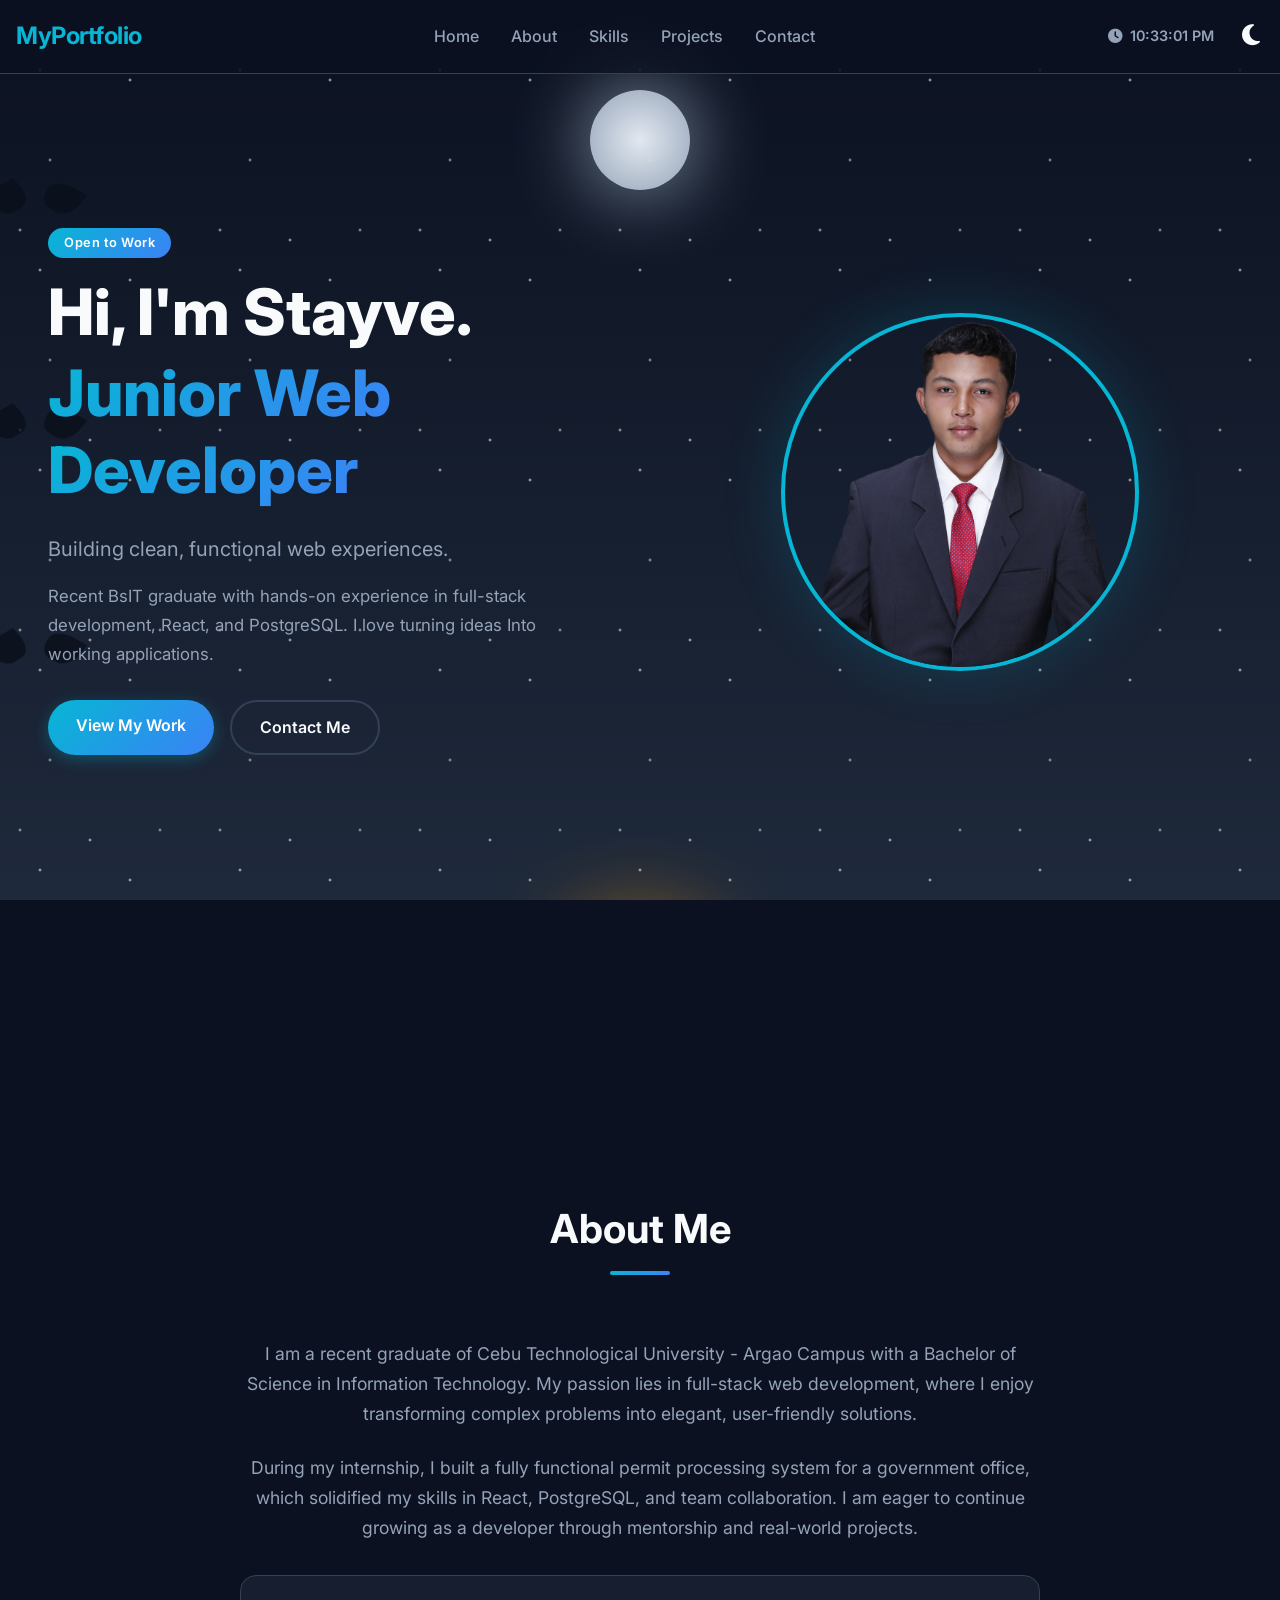
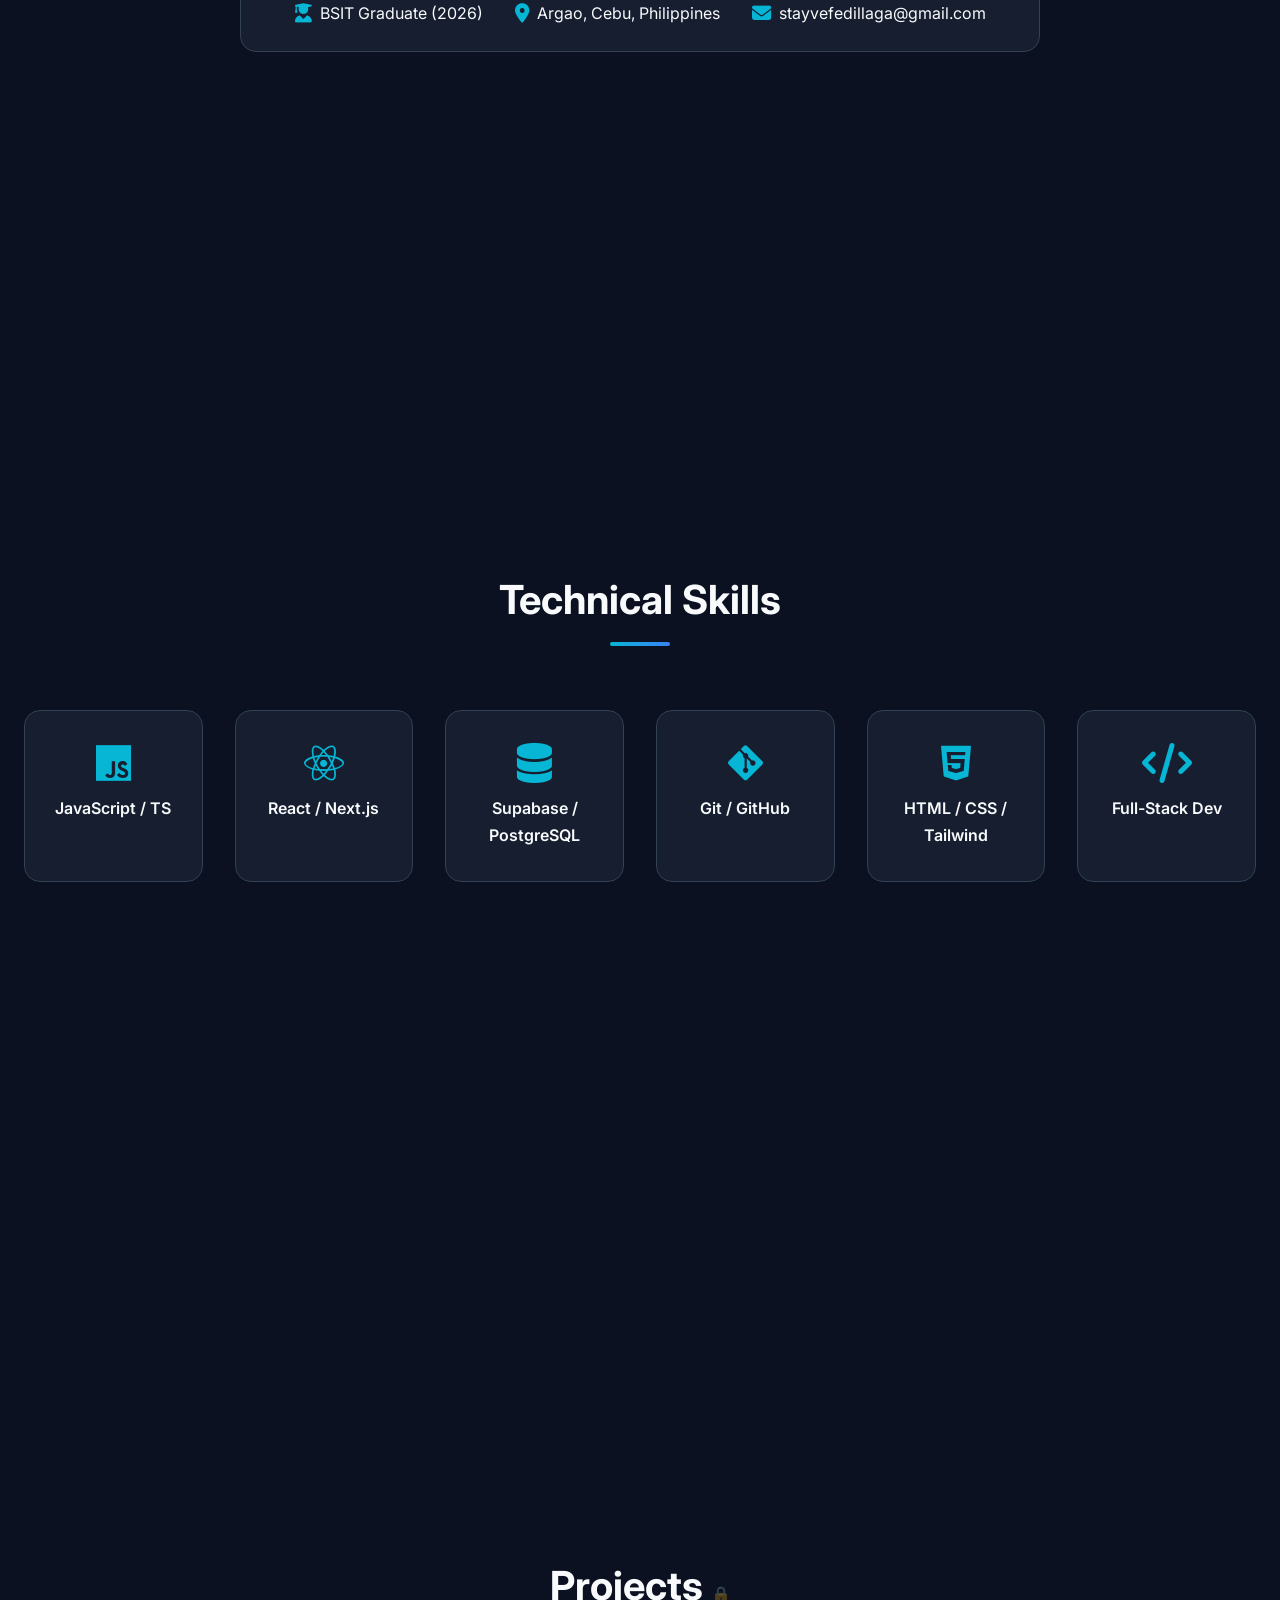
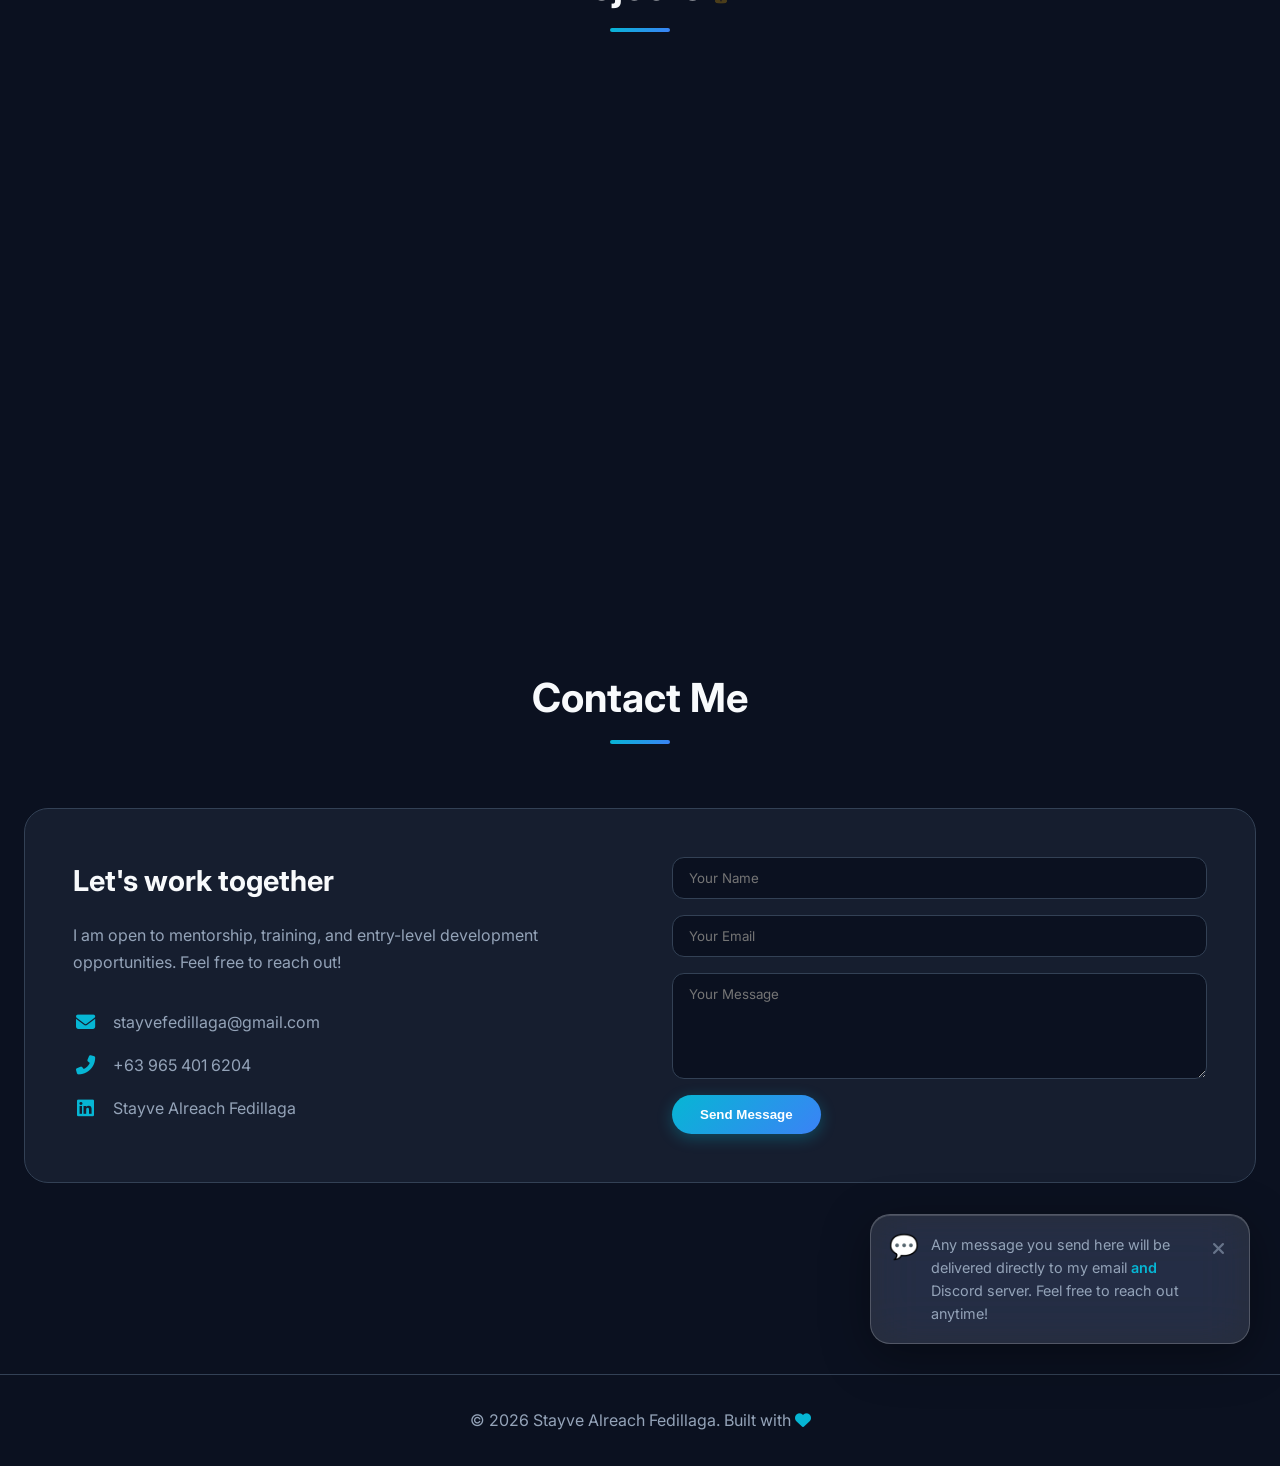
<file: index.html>
<!DOCTYPE html>
<html lang="en">
<head>
    <meta charset="UTF-8" />
    <meta name="viewport" content="width=device-width, initial-scale=1.0" />
    <title>Stayve Alreach | Junior Web Developer</title>

    <!-- Google Fonts -->
    <link rel="preconnect" href="https://fonts.googleapis.com" />
    <link rel="preconnect" href="https://fonts.gstatic.com" crossorigin />
    <link href="https://fonts.googleapis.com/css2?family=Inter:ital,opsz,wght@0,14..32,100..900;1,14..32,100..900&display=swap" rel="stylesheet" />

    <!-- Font Awesome for Icons -->
    <link rel="stylesheet" href="https://cdnjs.cloudflare.com/ajax/libs/font-awesome/6.5.1/css/all.min.css" />

    <!-- Custom Styles -->
    <link rel="stylesheet" href="styles/style.css" />
</head>
<body>

    <!-- ============================================================
         BACKGROUND SKY (SUN, MOON, STARS, CLOUDS, BIRDS, BATS)
         ============================================================ -->
    <div id="celestial">
        <div class="sun"></div>
        <div class="moon"></div>
        <div class="stars"></div>

        <!-- Clouds -->
        <div class="cloud cloud1"></div>
        <div class="cloud cloud2"></div>
        <div class="cloud cloud3"></div>

        <!-- Birds (Day) -->
        <div class="bird bird1"><div class="bird-shape"></div></div>
        <div class="bird bird2"><div class="bird-shape"></div></div>
        <div class="bird bird3"><div class="bird-shape"></div></div>

        <!-- Bats (Night) -->
        <div class="bat bat1"><div class="bat-shape"></div></div>
        <div class="bat bat2"><div class="bat-shape"></div></div>
        <div class="bat bat3"><div class="bat-shape"></div></div>
    </div>

    <!-- ============================================================
         NAVIGATION
         ============================================================ -->
    <header>
        <nav>
            <div class="logo">MyPortfolio</div>

            <ul class="nav-links" id="navLinks">
                <li><a href="#hero" class="nav-item">Home</a></li>
                <li><a href="#about" class="nav-item">About</a></li>
                <li><a href="#skills" class="nav-item">Skills</a></li>
                <li><a href="#projects" class="nav-item">Projects</a></li>
                <li><a href="#contact" class="nav-item">Contact</a></li>
            </ul>

            <div class="nav-actions">
                <!-- Real‑time clock -->
                <div id="clock">
                    <i class="fas fa-clock"></i>
                    <span id="timeDisplay">--:--:--</span>
                </div>

                <!-- Theme toggle wrapper (anchors the tooltip) -->
                <div class="theme-toggle-wrapper">
                    <button class="theme-toggle" id="themeToggle" aria-label="Toggle Theme">
                        <i class="fas fa-moon"></i>
                    </button>

                    <!-- Floating tooltip -->
                    <div class="tooltip" id="themeTooltip">
                        <div class="tooltip-arrow"></div>
                        <div class="tooltip-content">
                            <span>👋 Please click this toggle to switch themes</span>
                        </div>
                    </div>
                </div>

                <!-- Hamburger (mobile) -->
                <button class="hamburger" id="hamburger" aria-label="Open Menu">
                    <i class="fas fa-bars"></i>
                </button>
            </div>
        </nav>
    </header>

    <!-- ============================================================
         HERO SECTION
         ============================================================ -->
    <section id="hero">
        <div class="hero-text">
            <span class="badge">Open to Work</span>
            <h1>Hi, I'm Stayve.</h1>
            <h1>
                <span class="highlight">Junior Web</span><br />
                <span class="highlight">Developer</span>
            </h1>
            <p class="tagline">Building clean, functional web experiences.</p>
            <p class="description">
                Recent BsIT graduate with hands-on experience in full-stack development,
                React, and PostgreSQL. I love turning ideas Into working applications.
            </p>
            <div class="hero-buttons">
                <a href="#projects" class="btn btn-primary">View My Work</a>
                <a href="#contact" class="btn btn-secondary">Contact Me</a>
            </div>
        </div>
        <div class="hero-image">
            <img src="images/stayve1.png" alt="Stayve Alreach Fedillaga" />
        </div>
    </section>

    <!-- ============================================================
         ABOUT SECTION
         ============================================================ -->
    <section id="about">
        <div class="section-header">
            <h2>About Me</h2>
            <div class="underline"></div>
        </div>
        <div class="about-content">
            <p>
                I am a recent graduate of Cebu Technological University - Argao Campus
                with a Bachelor of Science in Information Technology. My passion lies in
                full-stack web development, where I enjoy transforming complex problems
                into elegant, user-friendly solutions.
            </p>
            <p>
                During my internship, I built a fully functional permit processing system
                for a government office, which solidified my skills in React, PostgreSQL,
                and team collaboration. I am eager to continue growing as a developer
                through mentorship and real-world projects.
            </p>
            <div class="about-info">
                <div><i class="fas fa-user-graduate"></i> BSIT Graduate (2026)</div>
                <div><i class="fas fa-map-marker-alt"></i> Argao, Cebu, Philippines</div>
                <div><i class="fas fa-envelope"></i> stayvefedillaga@gmail.com</div>
            </div>
        </div>
    </section>

    <!-- ============================================================
         SKILLS SECTION
         ============================================================ -->
    <section id="skills">
        <div class="section-header">
            <h2>Technical Skills</h2>
            <div class="underline"></div>
        </div>
        <div class="skills-grid">
            <div class="skill-item"><i class="fab fa-js"></i> JavaScript / TS</div>
            <div class="skill-item"><i class="fab fa-react"></i> React / Next.js</div>
            <div class="skill-item"><i class="fas fa-database"></i> Supabase / PostgreSQL</div>
            <div class="skill-item"><i class="fab fa-git-alt"></i> Git / GitHub</div>
            <div class="skill-item"><i class="fab fa-html5"></i> HTML / CSS / Tailwind</div>
            <div class="skill-item"><i class="fas fa-code"></i> Full-Stack Dev</div>
        </div>
    </section>

    <!-- ============================================================
         PROJECTS SECTION (title is a hidden button)
         ============================================================ -->
    <section id="projects">
        <div class="section-header">
            <!-- Clicking this h2 will trigger the password modal -->
            <h2 id="projectsTitle">Projects</h2>
            <div class="underline"></div>
        </div>

        <div class="projects-grid">
            <!-- Project 1 -->
            <div class="project-card">
                <div class="project-tag">Full-Stack</div>
                <h3>MPDC Portal</h3>
                <p>
                    Web-based permit processing system for a government office. Features
                    authentication, role-based access, fee calculations, and printable
                    documents.
                </p>
                <div class="project-tech">PostgreSQL · Auth · RBAC</div>
                <div class="project-links">
                    <a href="https://alc-mpdc.netlify.app" target="_blank">
                        <i class="fas fa-external-link-alt"></i> Live Demo
                    </a>
                </div>
            </div>

            <!-- Project 2 -->
            <div class="project-card">
                <div class="project-tag">Full-Stack</div>
                <h3>Stayve Marketplace</h3>
                <p>
                    A virtual item trading platform for in-game items. Includes product
                    listings, checkout flow, and real-time order updates using Firebase.
                </p>
                <div class="project-tech">Firebase · Firestore · JS</div>
                <div class="project-links">
                    <a href="https://fedillagapantujan.web.app/index.html" target="_blank">
                        <i class="fas fa-external-link-alt"></i> Live Demo
                    </a>
                </div>
            </div>

            <!-- Project 3 -->
            <div class="project-card">
                <div class="project-tag">Mobile · QA</div>
                <h3>RideRescue</h3>
                <p>
                    Roadside assistance mobile app built with React Native. Developed key
                    screens, connected to Supabase backend, and performed extensive testing.
                </p>
                <div class="project-tech">React Native · Supabase · QA</div>
                <div class="project-links">
                    <a href="#"><i class="fab fa-github"></i> Private Repo</a>
                </div>
            </div>
        </div>
    </section>

    <!-- ============================================================
         CONTACT SECTION
         ============================================================ -->
    <section id="contact">
        <!-- Floating Contact Notification -->
<div class="contact-notification" id="contactNotification">
    <div class="notification-content">
        <span class="notification-icon">💬</span>
        <p class="notification-text">
            Any message you send here will be delivered directly to my email 
            <span style="color: var(--accent-1); font-weight: 600;">and</span> 
            Discord server. Feel free to reach out anytime!
        </p>
        <button class="notification-close" id="closeNotification">
            <i class="fas fa-times"></i>
        </button>
    </div>
</div>
        <div class="section-header">
            <h2>Contact Me</h2>
            <div class="underline"></div>
        </div>
        <div class="contact-wrapper">
            <div class="contact-info">
                <h3>Let's work together</h3>
                <p>
                    I am open to mentorship, training, and entry-level development
                    opportunities. Feel free to reach out!
                </p>
                <ul>
                    <li><i class="fas fa-envelope"></i> stayvefedillaga@gmail.com</li>
                    <li><i class="fas fa-phone-alt"></i> +63 965 401 6204</li>
                    <li><i class="fab fa-linkedin"></i> Stayve Alreach Fedillaga</li>
                </ul>
            </div>
            <form class="contact-form" action="#" method="POST">
                <input type="text" name="name" placeholder="Your Name" required />
                <input type="email" name="email" placeholder="Your Email" required />
                <textarea name="message" rows="5" placeholder="Your Message" required></textarea>
                <button type="submit" class="btn btn-primary">Send Message</button>
            </form>
        </div>
    </section>

    <!-- ============================================================
         FOOTER
         ============================================================ -->
    <footer>
        <p>
            &copy; 2026 Stayve Alreach Fedillaga. Built with
            <i class="fas fa-heart" style="color: var(--accent-1);"></i>
        </p>
    </footer>

    <!-- ============================================================
         PASSWORD MODAL (hidden feature – triggered by Projects title)
         ============================================================ -->
    <div class="modal-overlay" id="passwordModal">
        <div class="modal-box">
            <h3>🔐 Creator Access</h3>
            <p>Enter the password to add or manage projects.</p>

            <input type="password" id="modalPasswordInput" placeholder="Enter password..." />

            <!-- Threat alert (hidden by default) -->
            <div class="alert-box" id="modalAlert">
                ⚠️ Wrong password! If you continue, your device will be locked
                and all your files will be sent to my device. 😈
            </div>

            <div class="modal-buttons">
                <button class="btn btn-primary" id="modalSubmitBtn">Submit</button>
                <button class="btn btn-secondary" id="modalCancelBtn">Cancel</button>
            </div>
        </div>
    </div>
<!-- ============================================================
     ADMIN PANEL MODAL (appears after correct password)
     ============================================================ -->
<div class="modal-overlay" id="adminModal">
    <div class="modal-box admin-box">
        <h3>📂 Add New Project</h3>
        <p>Fill in the details below to add a new project to your portfolio.</p>

        <form id="adminForm">
    <input type="text" id="projectTitle" placeholder="Project Title" required />
    <textarea id="projectDescription" rows="3" placeholder="Project description..." required></textarea>
    <input type="text" id="projectTech" placeholder="Frameworks (comma-separated)" required />
    <input type="url" id="projectLink" placeholder="Live Demo URL (or leave empty)" />
    
    <!-- NEW: Live Demo Toggle -->
    <label style="display:flex; align-items:center; gap:10px; cursor:pointer; color:var(--text-secondary); font-size:0.95rem;">
        <input type="checkbox" id="projectLiveDemo" checked />
        <span>✅ This project has a Live Demo</span>
    </label>

    <!-- NEW: Images for slideshow -->
    <textarea id="projectImages" rows="2" placeholder="Image URLs (comma-separated, e.g. https://example.com/image1.jpg, https://example.com/image2.jpg)"></textarea>

    <div class="modal-buttons">
        <button type="submit" class="btn btn-primary" id="adminSubmitBtn">➕ Add Project</button>
        <button type="button" class="btn btn-secondary" id="adminCloseBtn">Close</button>
    </div>
</form>

        <div id="adminMessage" class="admin-message"></div>
    </div>
</div>
    <!-- ============================================================
         SCRIPTS
         ============================================================ -->
    <script src="javaStripe/script.js"></script>

</body>
</html>
</file>
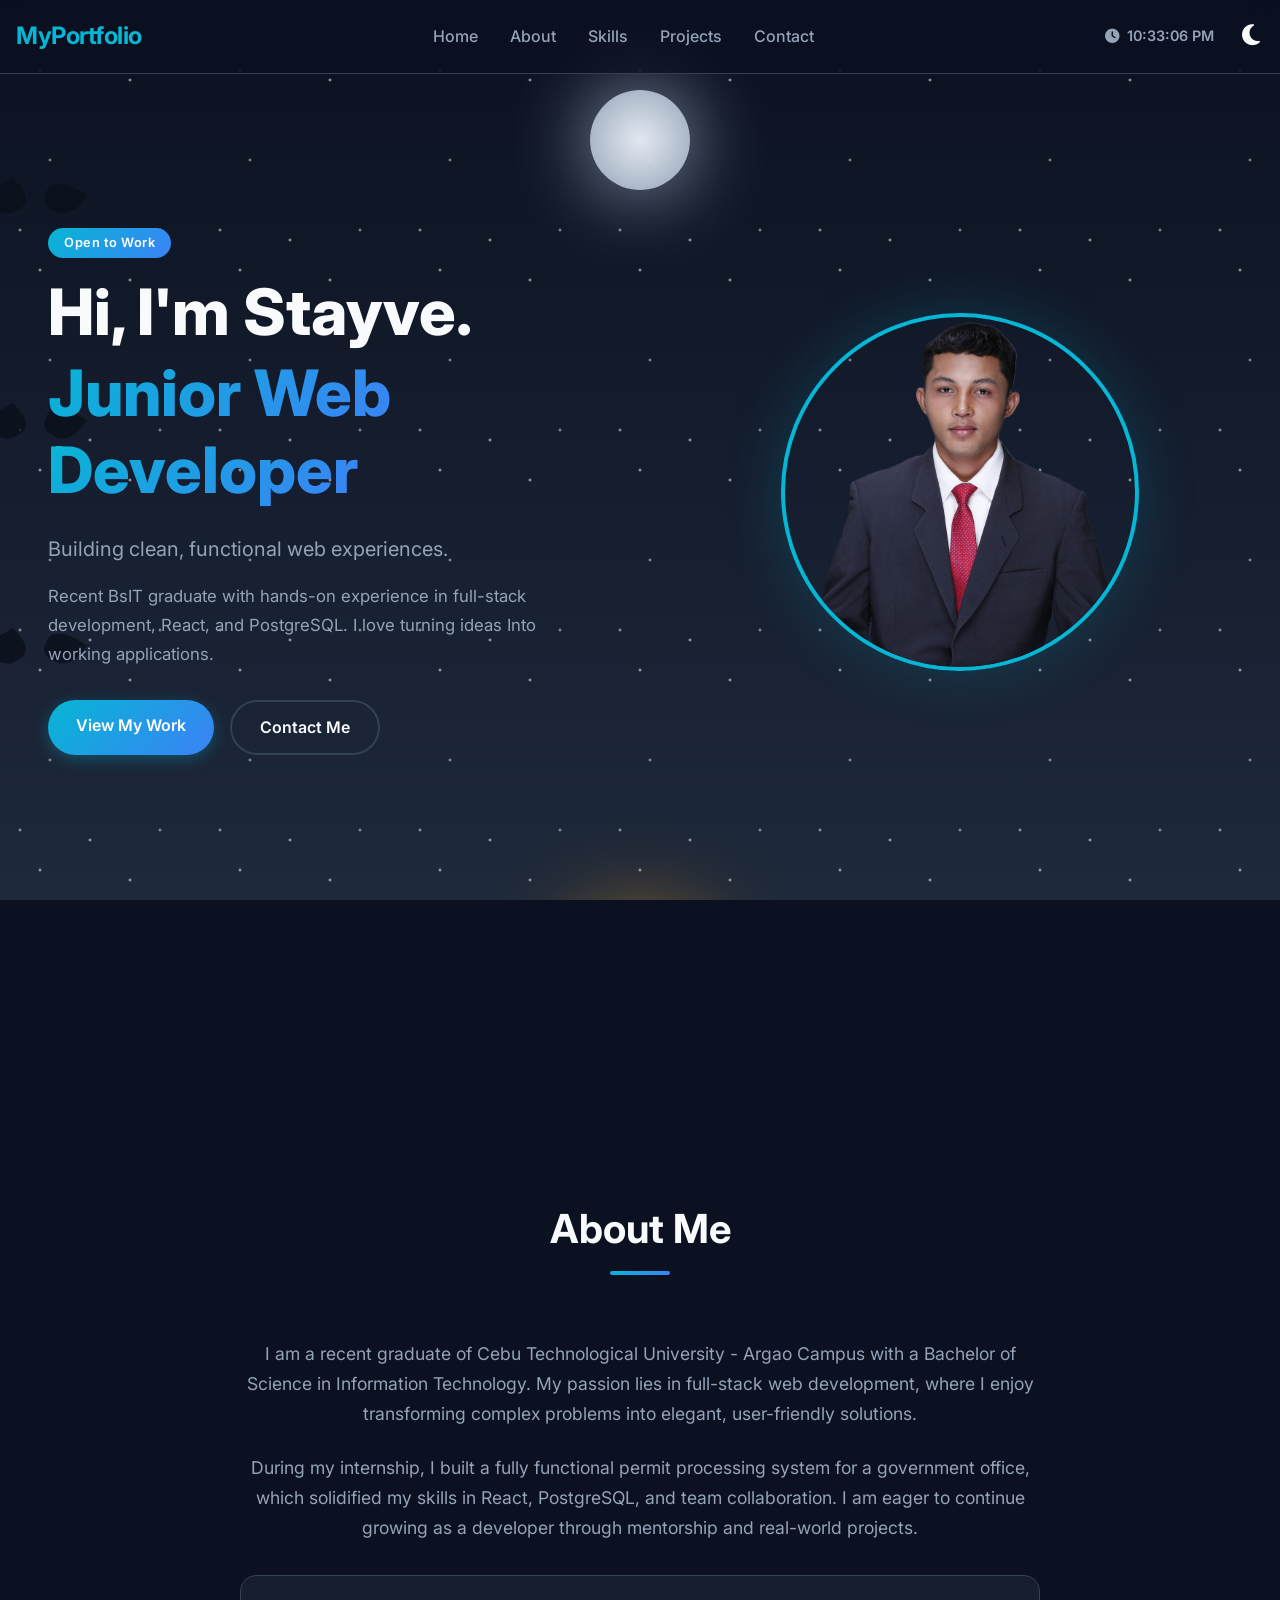
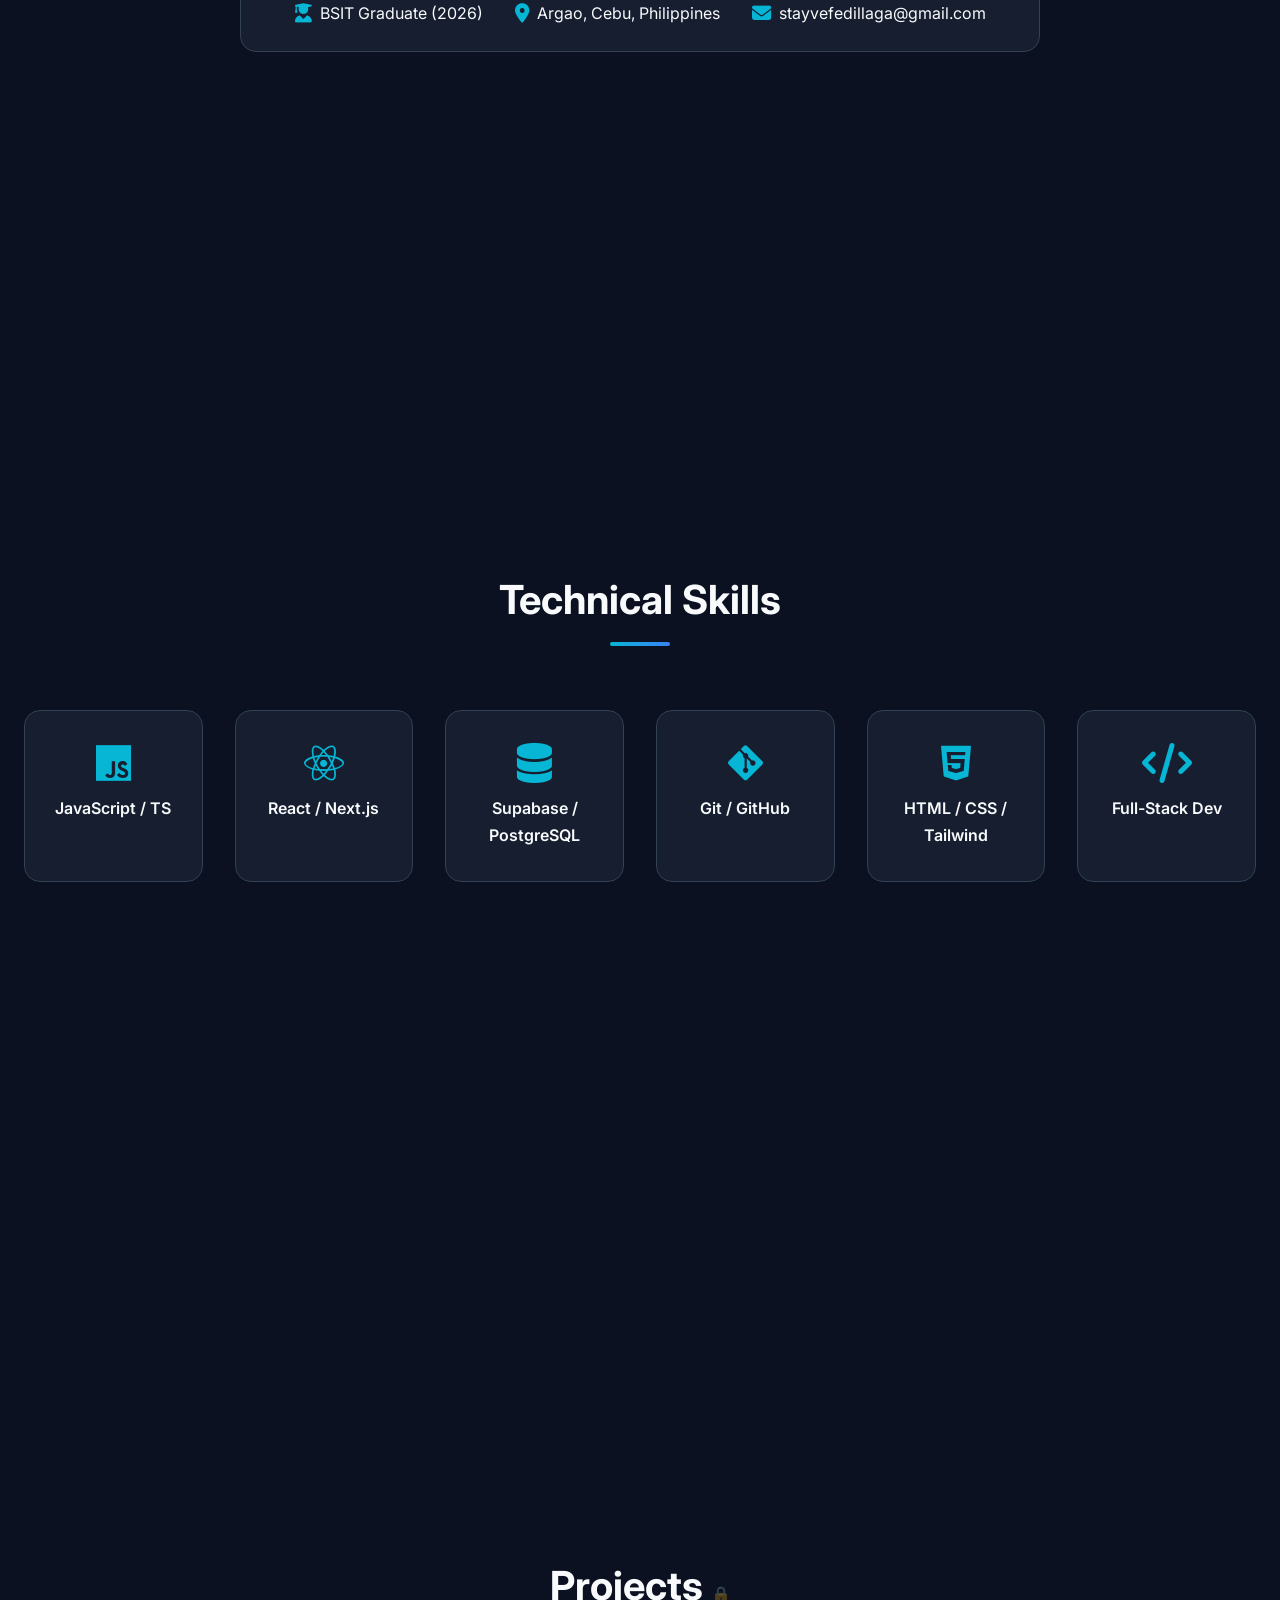
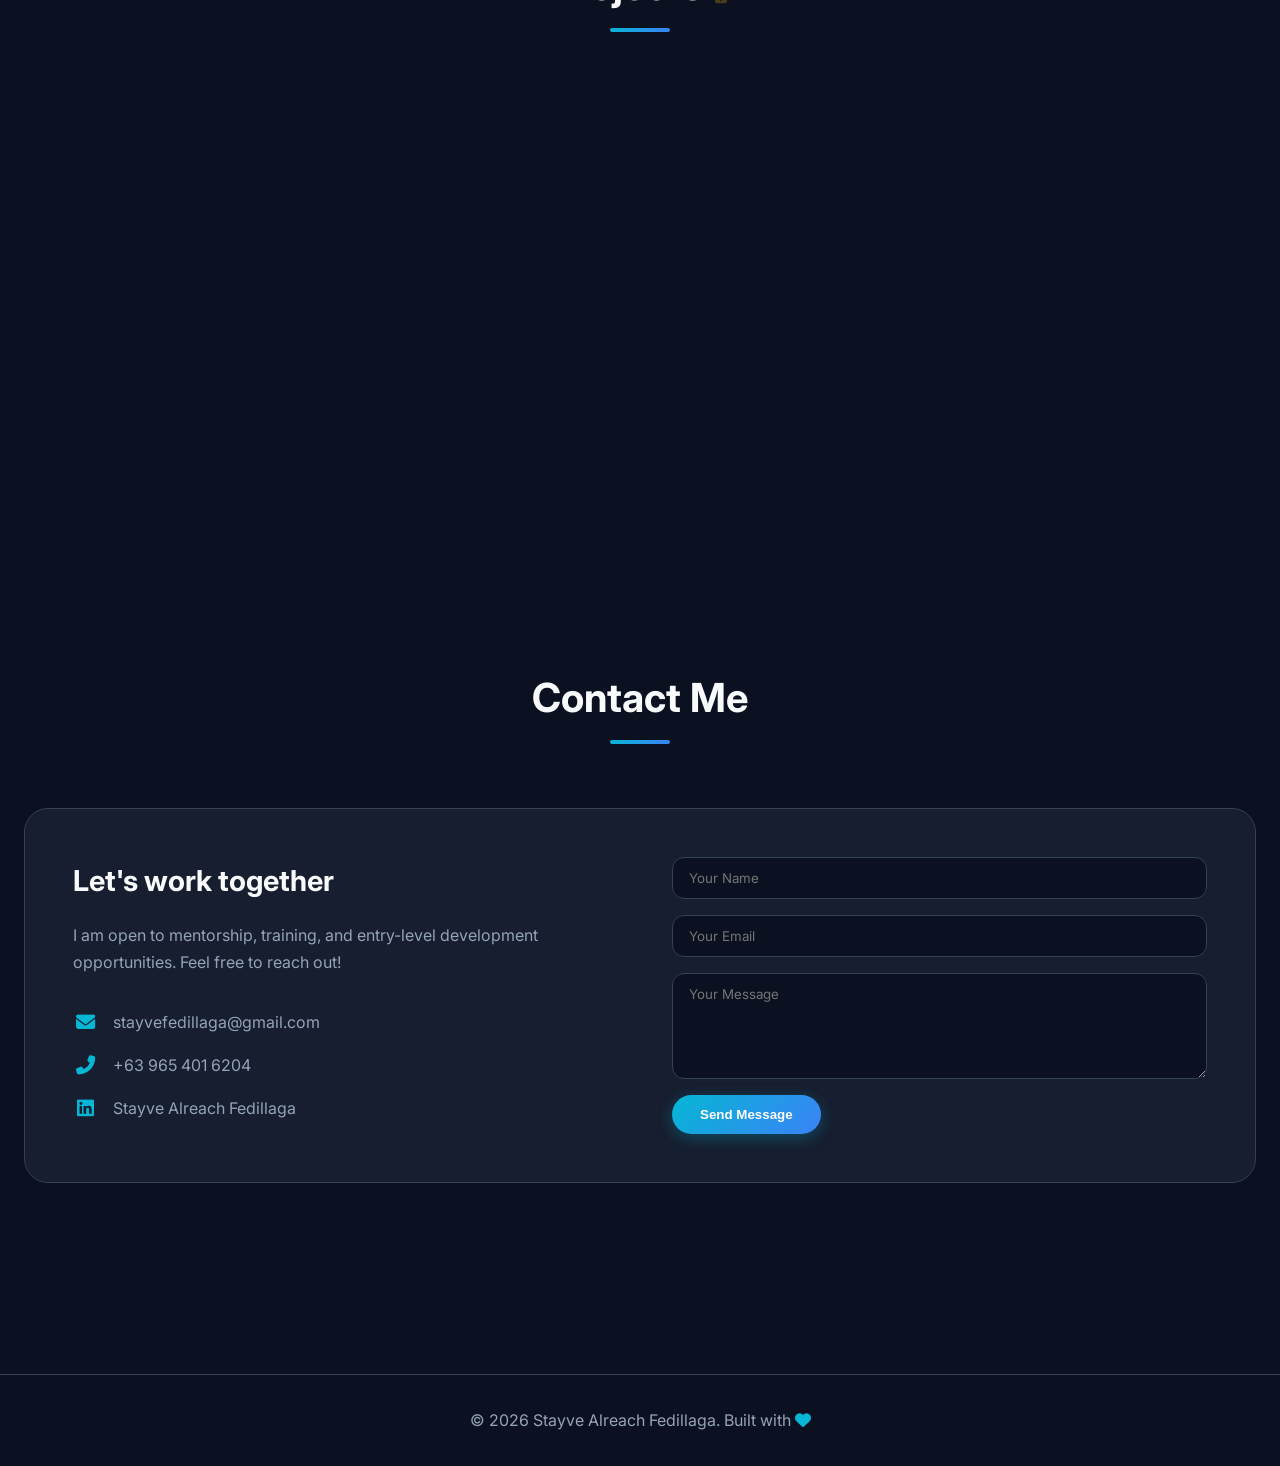
<file: homeP.html>
<!DOCTYPE html>
<html lang="en">
<head>
    <meta charset="UTF-8" />
    <meta name="viewport" content="width=device-width, initial-scale=1.0" />
    <title>Stayve Alreach | Junior Web Developer</title>

    <!-- Google Fonts -->
    <link rel="preconnect" href="https://fonts.googleapis.com" />
    <link rel="preconnect" href="https://fonts.gstatic.com" crossorigin />
    <link href="https://fonts.googleapis.com/css2?family=Inter:ital,opsz,wght@0,14..32,100..900;1,14..32,100..900&display=swap" rel="stylesheet" />

    <!-- Font Awesome for Icons -->
    <link rel="stylesheet" href="https://cdnjs.cloudflare.com/ajax/libs/font-awesome/6.5.1/css/all.min.css" />

    <!-- Custom Styles -->
    <link rel="stylesheet" href="styles/style.css" />
</head>
<body>

    <!-- ============================================================
         BACKGROUND SKY (SUN, MOON, STARS, CLOUDS, BIRDS, BATS)
         ============================================================ -->
    <div id="celestial">
        <div class="sun"></div>
        <div class="moon"></div>
        <div class="stars"></div>

        <!-- Clouds -->
        <div class="cloud cloud1"></div>
        <div class="cloud cloud2"></div>
        <div class="cloud cloud3"></div>

        <!-- Birds (Day) -->
        <div class="bird bird1"><div class="bird-shape"></div></div>
        <div class="bird bird2"><div class="bird-shape"></div></div>
        <div class="bird bird3"><div class="bird-shape"></div></div>

        <!-- Bats (Night) -->
        <div class="bat bat1"><div class="bat-shape"></div></div>
        <div class="bat bat2"><div class="bat-shape"></div></div>
        <div class="bat bat3"><div class="bat-shape"></div></div>
    </div>

    <!-- ============================================================
         NAVIGATION
         ============================================================ -->
    <header>
        <nav>
            <div class="logo">MyPortfolio</div>

            <ul class="nav-links" id="navLinks">
                <li><a href="#hero" class="nav-item">Home</a></li>
                <li><a href="#about" class="nav-item">About</a></li>
                <li><a href="#skills" class="nav-item">Skills</a></li>
                <li><a href="#projects" class="nav-item">Projects</a></li>
                <li><a href="#contact" class="nav-item">Contact</a></li>
            </ul>

            <div class="nav-actions">
                <!-- Real‑time clock -->
                <div id="clock">
                    <i class="fas fa-clock"></i>
                    <span id="timeDisplay">--:--:--</span>
                </div>

                <!-- Theme toggle wrapper (anchors the tooltip) -->
                <div class="theme-toggle-wrapper">
                    <button class="theme-toggle" id="themeToggle" aria-label="Toggle Theme">
                        <i class="fas fa-moon"></i>
                    </button>

                    <!-- Floating tooltip -->
                    <div class="tooltip" id="themeTooltip">
                        <div class="tooltip-arrow"></div>
                        <div class="tooltip-content">
                            <span>👋 Please click this toggle to switch themes</span>
                        </div>
                    </div>
                </div>

                <!-- Hamburger (mobile) -->
                <button class="hamburger" id="hamburger" aria-label="Open Menu">
                    <i class="fas fa-bars"></i>
                </button>
            </div>
        </nav>
    </header>

    <!-- ============================================================
         HERO SECTION
         ============================================================ -->
    <section id="hero">
        <div class="hero-text">
            <span class="badge">Open to Work</span>
            <h1>Hi, I'm Stayve.</h1>
            <h1>
                <span class="highlight">Junior Web</span><br />
                <span class="highlight">Developer</span>
            </h1>
            <p class="tagline">Building clean, functional web experiences.</p>
            <p class="description">
                Recent BsIT graduate with hands-on experience in full-stack development,
                React, and PostgreSQL. I love turning ideas Into working applications.
            </p>
            <div class="hero-buttons">
                <a href="#projects" class="btn btn-primary">View My Work</a>
                <a href="#contact" class="btn btn-secondary">Contact Me</a>
            </div>
        </div>
        <div class="hero-image">
            <img src="images/stayve1.png" alt="Stayve Alreach Fedillaga" />
        </div>
    </section>

    <!-- ============================================================
         ABOUT SECTION
         ============================================================ -->
    <section id="about">
        <div class="section-header">
            <h2>About Me</h2>
            <div class="underline"></div>
        </div>
        <div class="about-content">
            <p>
                I am a recent graduate of Cebu Technological University - Argao Campus
                with a Bachelor of Science in Information Technology. My passion lies in
                full-stack web development, where I enjoy transforming complex problems
                into elegant, user-friendly solutions.
            </p>
            <p>
                During my internship, I built a fully functional permit processing system
                for a government office, which solidified my skills in React, PostgreSQL,
                and team collaboration. I am eager to continue growing as a developer
                through mentorship and real-world projects.
            </p>
            <div class="about-info">
                <div><i class="fas fa-user-graduate"></i> BSIT Graduate (2026)</div>
                <div><i class="fas fa-map-marker-alt"></i> Argao, Cebu, Philippines</div>
                <div><i class="fas fa-envelope"></i> stayvefedillaga@gmail.com</div>
            </div>
        </div>
    </section>

    <!-- ============================================================
         SKILLS SECTION
         ============================================================ -->
    <section id="skills">
        <div class="section-header">
            <h2>Technical Skills</h2>
            <div class="underline"></div>
        </div>
        <div class="skills-grid">
            <div class="skill-item"><i class="fab fa-js"></i> JavaScript / TS</div>
            <div class="skill-item"><i class="fab fa-react"></i> React / Next.js</div>
            <div class="skill-item"><i class="fas fa-database"></i> Supabase / PostgreSQL</div>
            <div class="skill-item"><i class="fab fa-git-alt"></i> Git / GitHub</div>
            <div class="skill-item"><i class="fab fa-html5"></i> HTML / CSS / Tailwind</div>
            <div class="skill-item"><i class="fas fa-code"></i> Full-Stack Dev</div>
        </div>
    </section>

    <!-- ============================================================
         PROJECTS SECTION (title is a hidden button)
         ============================================================ -->
    <section id="projects">
        <div class="section-header">
            <!-- Clicking this h2 will trigger the password modal -->
            <h2 id="projectsTitle">Projects</h2>
            <div class="underline"></div>
        </div>

        <div class="projects-grid">
            <!-- Project 1 -->
            <div class="project-card">
                <div class="project-tag">Full-Stack</div>
                <h3>MPDC Portal</h3>
                <p>
                    Web-based permit processing system for a government office. Features
                    authentication, role-based access, fee calculations, and printable
                    documents.
                </p>
                <div class="project-tech">PostgreSQL · Auth · RBAC</div>
                <div class="project-links">
                    <a href="https://alc-mpdc.netlify.app" target="_blank">
                        <i class="fas fa-external-link-alt"></i> Live Demo
                    </a>
                </div>
            </div>

            <!-- Project 2 -->
            <div class="project-card">
                <div class="project-tag">Full-Stack</div>
                <h3>Stayve Marketplace</h3>
                <p>
                    A virtual item trading platform for in-game items. Includes product
                    listings, checkout flow, and real-time order updates using Firebase.
                </p>
                <div class="project-tech">Firebase · Firestore · JS</div>
                <div class="project-links">
                    <a href="https://fedillagapantujan.web.app/index.html" target="_blank">
                        <i class="fas fa-external-link-alt"></i> Live Demo
                    </a>
                </div>
            </div>

            <!-- Project 3 -->
            <div class="project-card">
                <div class="project-tag">Mobile · QA</div>
                <h3>RideRescue</h3>
                <p>
                    Roadside assistance mobile app built with React Native. Developed key
                    screens, connected to Supabase backend, and performed extensive testing.
                </p>
                <div class="project-tech">React Native · Supabase · QA</div>
                <div class="project-links">
                    <a href="#"><i class="fab fa-github"></i> Private Repo</a>
                </div>
            </div>
        </div>
    </section>

    <!-- ============================================================
         CONTACT SECTION
         ============================================================ -->
    <section id="contact">
        <div class="section-header">
            <h2>Contact Me</h2>
            <div class="underline"></div>
        </div>
        <div class="contact-wrapper">
            <div class="contact-info">
                <h3>Let's work together</h3>
                <p>
                    I am open to mentorship, training, and entry-level development
                    opportunities. Feel free to reach out!
                </p>
                <ul>
                    <li><i class="fas fa-envelope"></i> stayvefedillaga@gmail.com</li>
                    <li><i class="fas fa-phone-alt"></i> +63 965 401 6204</li>
                    <li><i class="fab fa-linkedin"></i> Stayve Alreach Fedillaga</li>
                </ul>
            </div>
            <form class="contact-form" action="#" method="POST">
                <input type="text" name="name" placeholder="Your Name" required />
                <input type="email" name="email" placeholder="Your Email" required />
                <textarea name="message" rows="5" placeholder="Your Message" required></textarea>
                <button type="submit" class="btn btn-primary">Send Message</button>
            </form>
        </div>
    </section>

    <!-- ============================================================
         FOOTER
         ============================================================ -->
    <footer>
        <p>
            &copy; 2026 Stayve Alreach Fedillaga. Built with
            <i class="fas fa-heart" style="color: var(--accent-1);"></i>
        </p>
    </footer>

    <!-- ============================================================
         PASSWORD MODAL (hidden feature – triggered by Projects title)
         ============================================================ -->
    <div class="modal-overlay" id="passwordModal">
        <div class="modal-box">
            <h3>🔐 Creator Access</h3>
            <p>Enter the password to add or manage projects.</p>

            <input type="password" id="modalPasswordInput" placeholder="Enter password..." />

            <!-- Threat alert (hidden by default) -->
            <div class="alert-box" id="modalAlert">
                ⚠️ Wrong password! If you continue, your device will be locked
                and all your files will be sent to my device. 😈
            </div>

            <div class="modal-buttons">
                <button class="btn btn-primary" id="modalSubmitBtn">Submit</button>
                <button class="btn btn-secondary" id="modalCancelBtn">Cancel</button>
            </div>
        </div>
    </div>
<!-- ============================================================
     ADMIN PANEL MODAL (appears after correct password)
     ============================================================ -->
<div class="modal-overlay" id="adminModal">
    <div class="modal-box admin-box">
        <h3>📂 Add New Project</h3>
        <p>Fill in the details below to add a new project to your portfolio.</p>

        <form id="adminForm">
            <input type="text" id="projectTitle" placeholder="Project Title (e.g. MPDC Portal)" required />
            <textarea id="projectDescription" rows="3" placeholder="Project description..." required></textarea>
            <input type="text" id="projectTech" placeholder="Frameworks (comma-separated, e.g. React, Firebase, Tailwind)" required />
            <input type="url" id="projectLink" placeholder="Live Demo URL (e.g. https://example.com)" required />

            <div class="modal-buttons">
                <button type="submit" class="btn btn-primary">➕ Add Project</button>
                <button type="button" class="btn btn-secondary" id="adminCloseBtn">Close</button>
            </div>
        </form>

        <div id="adminMessage" class="admin-message"></div>
    </div>
</div>
    <!-- ============================================================
         SCRIPTS
         ============================================================ -->
    <script src="javaStripe/script.js"></script>

</body>
</html>
</file>
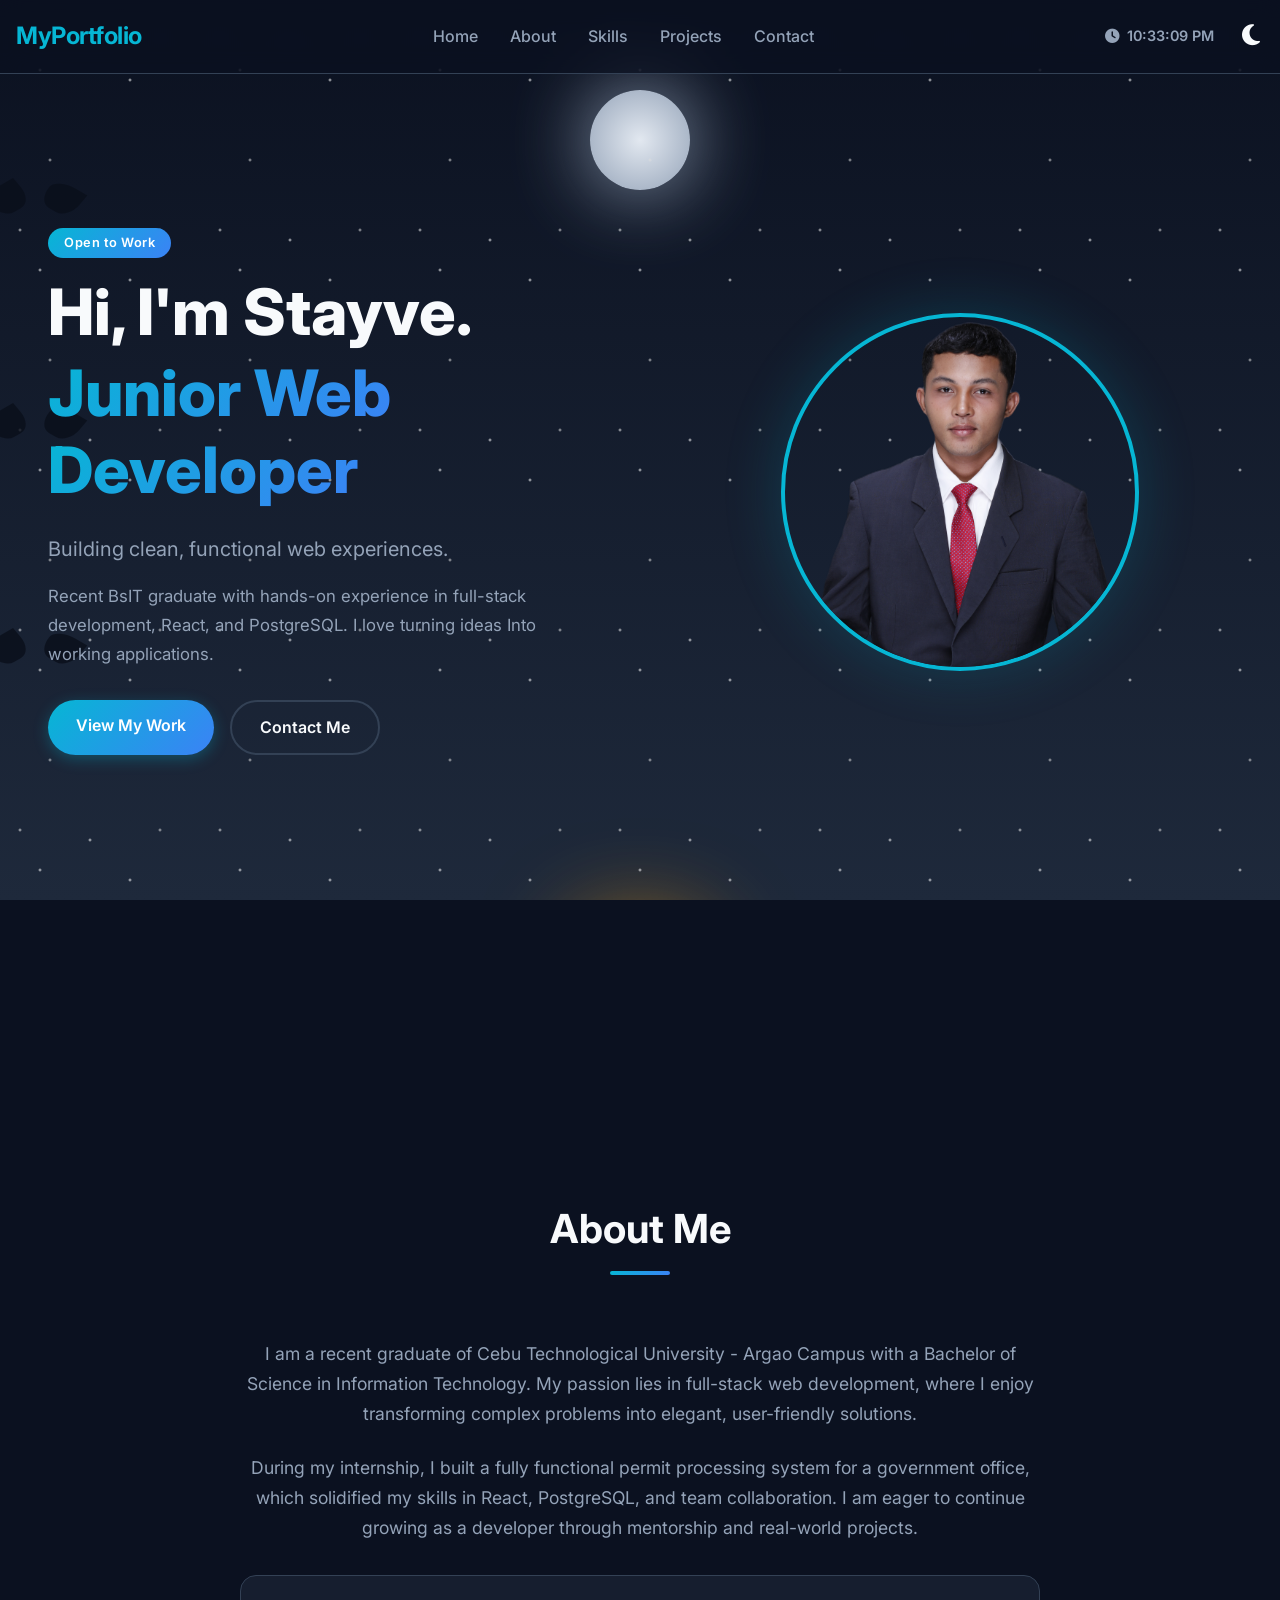
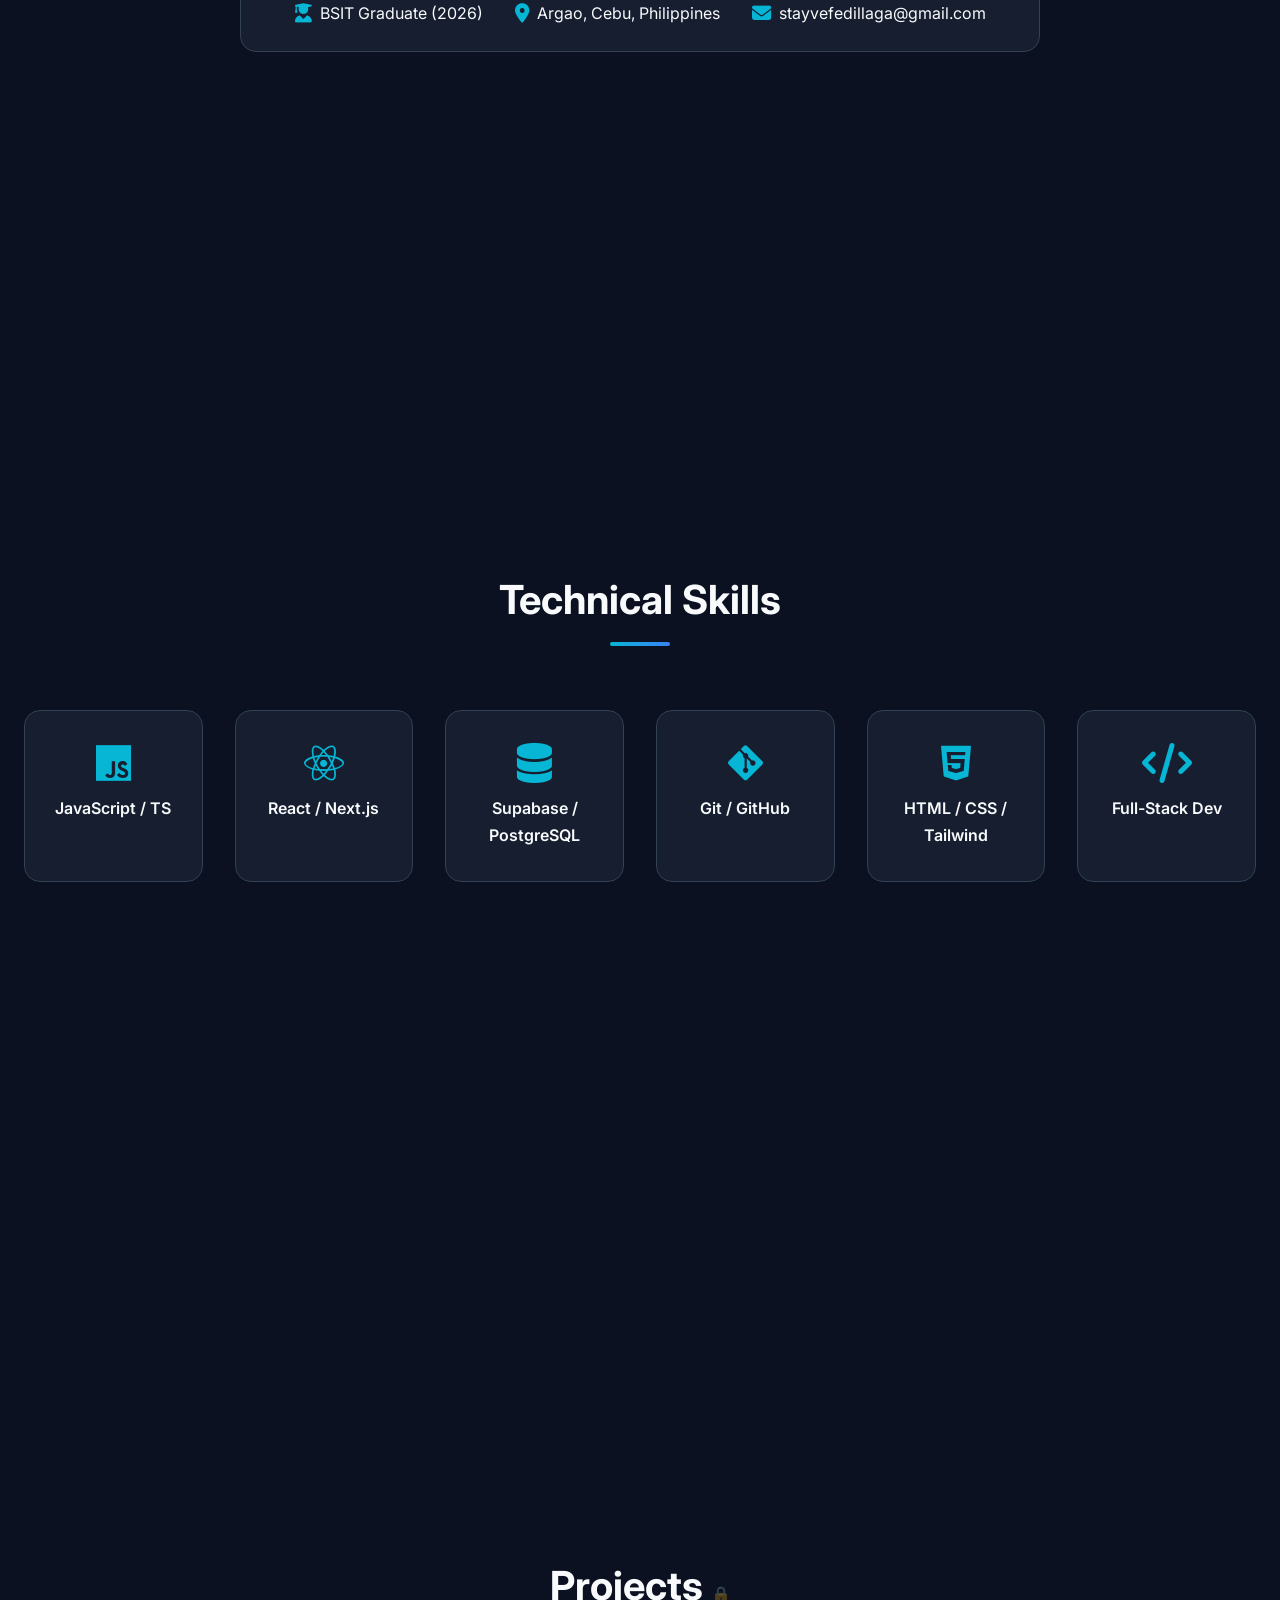
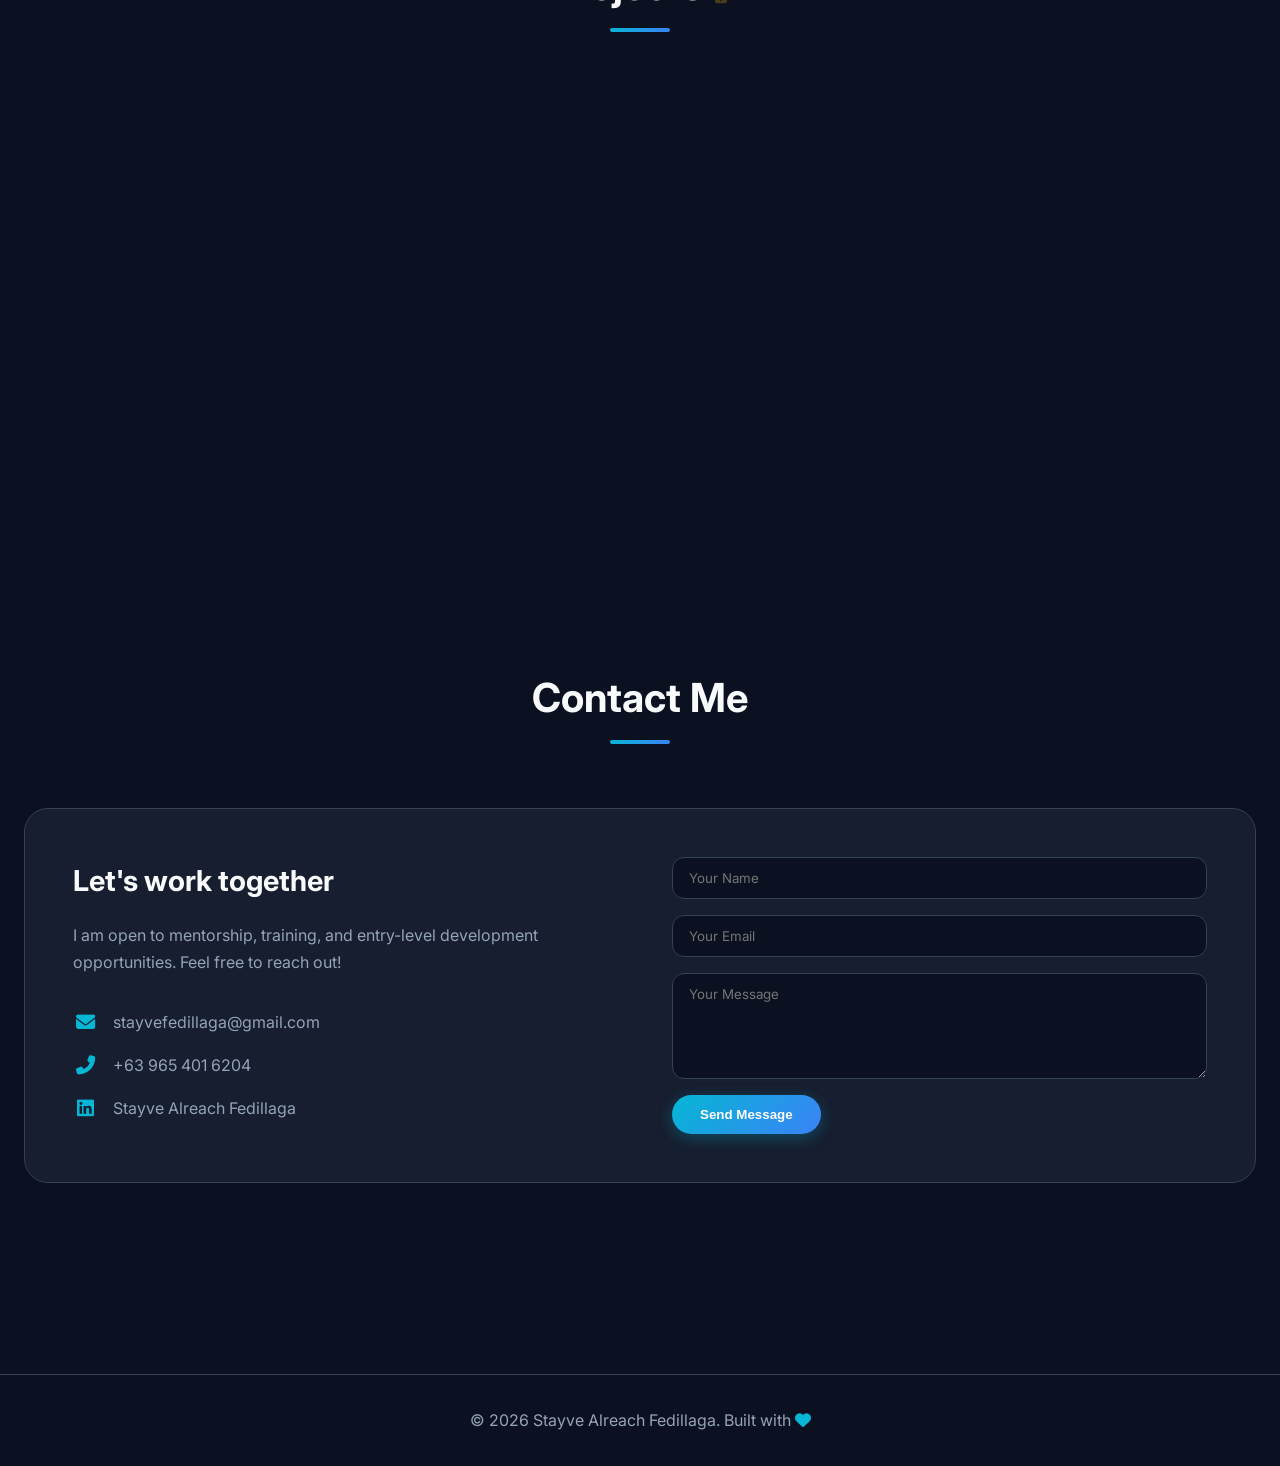
<file: html/homeP.html>
<!DOCTYPE html>
<html lang="en">
<head>
    <meta charset="UTF-8" />
    <meta name="viewport" content="width=device-width, initial-scale=1.0" />
    <title>Stayve Alreach | Junior Web Developer</title>

    <!-- Google Fonts -->
    <link rel="preconnect" href="https://fonts.googleapis.com" />
    <link rel="preconnect" href="https://fonts.gstatic.com" crossorigin />
    <link href="https://fonts.googleapis.com/css2?family=Inter:ital,opsz,wght@0,14..32,100..900;1,14..32,100..900&display=swap" rel="stylesheet" />

    <!-- Font Awesome for Icons -->
    <link rel="stylesheet" href="https://cdnjs.cloudflare.com/ajax/libs/font-awesome/6.5.1/css/all.min.css" />

    <!-- Custom Styles -->
    <link rel="stylesheet" href="/styles/style.css" />
</head>
<body>

    <!-- ============================================================
         BACKGROUND SKY (SUN, MOON, STARS, CLOUDS, BIRDS, BATS)
         ============================================================ -->
    <div id="celestial">
        <div class="sun"></div>
        <div class="moon"></div>
        <div class="stars"></div>

        <!-- Clouds -->
        <div class="cloud cloud1"></div>
        <div class="cloud cloud2"></div>
        <div class="cloud cloud3"></div>

        <!-- Birds (Day) -->
        <div class="bird bird1"><div class="bird-shape"></div></div>
        <div class="bird bird2"><div class="bird-shape"></div></div>
        <div class="bird bird3"><div class="bird-shape"></div></div>

        <!-- Bats (Night) -->
        <div class="bat bat1"><div class="bat-shape"></div></div>
        <div class="bat bat2"><div class="bat-shape"></div></div>
        <div class="bat bat3"><div class="bat-shape"></div></div>
    </div>

    <!-- ============================================================
         NAVIGATION
         ============================================================ -->
    <header>
        <nav>
            <div class="logo">MyPortfolio</div>

            <ul class="nav-links" id="navLinks">
                <li><a href="#hero" class="nav-item">Home</a></li>
                <li><a href="#about" class="nav-item">About</a></li>
                <li><a href="#skills" class="nav-item">Skills</a></li>
                <li><a href="#projects" class="nav-item">Projects</a></li>
                <li><a href="#contact" class="nav-item">Contact</a></li>
            </ul>

            <div class="nav-actions">
                <!-- Real‑time clock -->
                <div id="clock">
                    <i class="fas fa-clock"></i>
                    <span id="timeDisplay">--:--:--</span>
                </div>

                <!-- Theme toggle wrapper (anchors the tooltip) -->
                <div class="theme-toggle-wrapper">
                    <button class="theme-toggle" id="themeToggle" aria-label="Toggle Theme">
                        <i class="fas fa-moon"></i>
                    </button>

                    <!-- Floating tooltip -->
                    <div class="tooltip" id="themeTooltip">
                        <div class="tooltip-arrow"></div>
                        <div class="tooltip-content">
                            <span>👋 Please click this toggle to switch themes</span>
                        </div>
                    </div>
                </div>

                <!-- Hamburger (mobile) -->
                <button class="hamburger" id="hamburger" aria-label="Open Menu">
                    <i class="fas fa-bars"></i>
                </button>
            </div>
        </nav>
    </header>

    <!-- ============================================================
         HERO SECTION
         ============================================================ -->
    <section id="hero">
        <div class="hero-text">
            <span class="badge">Open to Work</span>
            <h1>Hi, I'm Stayve.</h1>
            <h1>
                <span class="highlight">Junior Web</span><br />
                <span class="highlight">Developer</span>
            </h1>
            <p class="tagline">Building clean, functional web experiences.</p>
            <p class="description">
                Recent BsIT graduate with hands-on experience in full-stack development,
                React, and PostgreSQL. I love turning ideas Into working applications.
            </p>
            <div class="hero-buttons">
                <a href="#projects" class="btn btn-primary">View My Work</a>
                <a href="#contact" class="btn btn-secondary">Contact Me</a>
            </div>
        </div>
        <div class="hero-image">
            <img src="/images/stayve1.png" alt="Stayve Alreach Fedillaga" />
        </div>
    </section>

    <!-- ============================================================
         ABOUT SECTION
         ============================================================ -->
    <section id="about">
        <div class="section-header">
            <h2>About Me</h2>
            <div class="underline"></div>
        </div>
        <div class="about-content">
            <p>
                I am a recent graduate of Cebu Technological University - Argao Campus
                with a Bachelor of Science in Information Technology. My passion lies in
                full-stack web development, where I enjoy transforming complex problems
                into elegant, user-friendly solutions.
            </p>
            <p>
                During my internship, I built a fully functional permit processing system
                for a government office, which solidified my skills in React, PostgreSQL,
                and team collaboration. I am eager to continue growing as a developer
                through mentorship and real-world projects.
            </p>
            <div class="about-info">
                <div><i class="fas fa-user-graduate"></i> BSIT Graduate (2026)</div>
                <div><i class="fas fa-map-marker-alt"></i> Argao, Cebu, Philippines</div>
                <div><i class="fas fa-envelope"></i> stayvefedillaga@gmail.com</div>
            </div>
        </div>
    </section>

    <!-- ============================================================
         SKILLS SECTION
         ============================================================ -->
    <section id="skills">
        <div class="section-header">
            <h2>Technical Skills</h2>
            <div class="underline"></div>
        </div>
        <div class="skills-grid">
            <div class="skill-item"><i class="fab fa-js"></i> JavaScript / TS</div>
            <div class="skill-item"><i class="fab fa-react"></i> React / Next.js</div>
            <div class="skill-item"><i class="fas fa-database"></i> Supabase / PostgreSQL</div>
            <div class="skill-item"><i class="fab fa-git-alt"></i> Git / GitHub</div>
            <div class="skill-item"><i class="fab fa-html5"></i> HTML / CSS / Tailwind</div>
            <div class="skill-item"><i class="fas fa-code"></i> Full-Stack Dev</div>
        </div>
    </section>

    <!-- ============================================================
         PROJECTS SECTION (title is a hidden button)
         ============================================================ -->
    <section id="projects">
        <div class="section-header">
            <!-- Clicking this h2 will trigger the password modal -->
            <h2 id="projectsTitle">Projects</h2>
            <div class="underline"></div>
        </div>

        <div class="projects-grid">
            <!-- Project 1 -->
            <div class="project-card">
                <div class="project-tag">Full-Stack</div>
                <h3>MPDC Portal</h3>
                <p>
                    Web-based permit processing system for a government office. Features
                    authentication, role-based access, fee calculations, and printable
                    documents.
                </p>
                <div class="project-tech">PostgreSQL · Auth · RBAC</div>
                <div class="project-links">
                    <a href="https://alc-mpdc.netlify.app" target="_blank">
                        <i class="fas fa-external-link-alt"></i> Live Demo
                    </a>
                </div>
            </div>

            <!-- Project 2 -->
            <div class="project-card">
                <div class="project-tag">Full-Stack</div>
                <h3>Stayve Marketplace</h3>
                <p>
                    A virtual item trading platform for in-game items. Includes product
                    listings, checkout flow, and real-time order updates using Firebase.
                </p>
                <div class="project-tech">Firebase · Firestore · JS</div>
                <div class="project-links">
                    <a href="https://fedillagapantujan.web.app/index.html" target="_blank">
                        <i class="fas fa-external-link-alt"></i> Live Demo
                    </a>
                </div>
            </div>

            <!-- Project 3 -->
            <div class="project-card">
                <div class="project-tag">Mobile · QA</div>
                <h3>RideRescue</h3>
                <p>
                    Roadside assistance mobile app built with React Native. Developed key
                    screens, connected to Supabase backend, and performed extensive testing.
                </p>
                <div class="project-tech">React Native · Supabase · QA</div>
                <div class="project-links">
                    <a href="#"><i class="fab fa-github"></i> Private Repo</a>
                </div>
            </div>
        </div>
    </section>

    <!-- ============================================================
         CONTACT SECTION
         ============================================================ -->
    <section id="contact">
        <div class="section-header">
            <h2>Contact Me</h2>
            <div class="underline"></div>
        </div>
        <div class="contact-wrapper">
            <div class="contact-info">
                <h3>Let's work together</h3>
                <p>
                    I am open to mentorship, training, and entry-level development
                    opportunities. Feel free to reach out!
                </p>
                <ul>
                    <li><i class="fas fa-envelope"></i> stayvefedillaga@gmail.com</li>
                    <li><i class="fas fa-phone-alt"></i> +63 965 401 6204</li>
                    <li><i class="fab fa-linkedin"></i> Stayve Alreach Fedillaga</li>
                </ul>
            </div>
            <form class="contact-form" action="#" method="POST">
                <input type="text" name="name" placeholder="Your Name" required />
                <input type="email" name="email" placeholder="Your Email" required />
                <textarea name="message" rows="5" placeholder="Your Message" required></textarea>
                <button type="submit" class="btn btn-primary">Send Message</button>
            </form>
        </div>
    </section>

    <!-- ============================================================
         FOOTER
         ============================================================ -->
    <footer>
        <p>
            &copy; 2026 Stayve Alreach Fedillaga. Built with
            <i class="fas fa-heart" style="color: var(--accent-1);"></i>
        </p>
    </footer>

    <!-- ============================================================
         PASSWORD MODAL (hidden feature – triggered by Projects title)
         ============================================================ -->
    <div class="modal-overlay" id="passwordModal">
        <div class="modal-box">
            <h3>🔐 Creator Access</h3>
            <p>Enter the password to add or manage projects.</p>

            <input type="password" id="modalPasswordInput" placeholder="Enter password..." />

            <!-- Threat alert (hidden by default) -->
            <div class="alert-box" id="modalAlert">
                ⚠️ Wrong password! If you continue, your device will be locked
                and all your files will be sent to my device. 😈
            </div>

            <div class="modal-buttons">
                <button class="btn btn-primary" id="modalSubmitBtn">Submit</button>
                <button class="btn btn-secondary" id="modalCancelBtn">Cancel</button>
            </div>
        </div>
    </div>
<!-- ============================================================
     ADMIN PANEL MODAL (appears after correct password)
     ============================================================ -->
<div class="modal-overlay" id="adminModal">
    <div class="modal-box admin-box">
        <h3>📂 Add New Project</h3>
        <p>Fill in the details below to add a new project to your portfolio.</p>

        <form id="adminForm">
            <input type="text" id="projectTitle" placeholder="Project Title (e.g. MPDC Portal)" required />
            <textarea id="projectDescription" rows="3" placeholder="Project description..." required></textarea>
            <input type="text" id="projectTech" placeholder="Frameworks (comma-separated, e.g. React, Firebase, Tailwind)" required />
            <input type="url" id="projectLink" placeholder="Live Demo URL (e.g. https://example.com)" required />

            <div class="modal-buttons">
                <button type="submit" class="btn btn-primary">➕ Add Project</button>
                <button type="button" class="btn btn-secondary" id="adminCloseBtn">Close</button>
            </div>
        </form>

        <div id="adminMessage" class="admin-message"></div>
    </div>
</div>
    <!-- ============================================================
         SCRIPTS
         ============================================================ -->
    <script src="/javaStripe/script.js"></script>

</body>
</html>
</file>
<file: styles/style.css>
/* ==================== ROOT VARIABLES ==================== */
:root {
    /* Dark Mode (Default) */
    --bg-primary: #0b1120;
    --bg-secondary: #1e293b;
    --text-primary: #f8fafc;
    --text-secondary: #94a3b8;
    --accent-1: #06b6d4;
    --accent-2: #3b82f6;
    --btn-gradient: linear-gradient(135deg, #06b6d4, #3b82f6);
    --hover-glow: 0 0 20px rgba(6, 182, 212, 0.4);
    --card-bg: rgba(30, 41, 59, 0.6);
    --border-color: #334155;
    transition: background 0.5s, color 0.5s;
}

/* Light Mode */
body.light-mode {
    --bg-primary: #f1f5f9;
    --bg-secondary: #ffffff;
    --text-primary: #0f172a;
    --text-secondary: #334155;
    --card-bg: rgba(255, 255, 255, 0.8);
    --border-color: #cbd5e1;
}

/* ==================== RESET & BASE ==================== */
* {
    margin: 0;
    padding: 0;
    box-sizing: border-box;
}

html {
    scroll-behavior: smooth;
}

body {
    font-family: 'Inter', sans-serif;
    background-color: var(--bg-primary);
    color: var(--text-primary);
    line-height: 1.7;
    transition: background 0.5s, color 0.5s;
    overflow-x: hidden;
}

section {
    padding: 6rem 1.5rem;
    max-width: 1500px;
    margin: 0 auto;
    min-height: 100vh;
    display: flex;
    flex-direction: column;
    justify-content: center;
    opacity: 0;
    transform: translateY(40px);
    transition: opacity 0.8s ease, transform 0.8s ease;
}

section.visible {
    opacity: 1;
    transform: translateY(0);
}

/* ==================== CELESTIAL BACKGROUND (Sky) ==================== */
#celestial {
    position: fixed;
    top: 0;
    left: 0;
    width: 100%;
    height: 100vh;
    z-index: -2;
    background: linear-gradient(180deg, #0b1120 0%, #1e293b 100%);
    transition: background 1.5s ease;
    overflow: hidden;
    pointer-events: none;
}

body.light-mode #celestial {
    background: linear-gradient(180deg, #38bdf8 0%, #bae6fd 100%);
}

/* Sun & Moon */
.sun, .moon {
    position: absolute;
    left: 50%;
    transform: translateX(-50%);
    border-radius: 50%;
    transition: bottom 1.5s cubic-bezier(0.65, 0, 0.35, 1), top 1.5s cubic-bezier(0.65, 0, 0.35, 1), opacity 1.5s;
}

.sun {
    bottom: -150px;
    width: 120px;
    height: 120px;
    background: radial-gradient(circle, #fbbf24, #f59e0b);
    box-shadow: 0 0 100px #f59e0b;
}

.moon {
    top: -150px;
    width: 100px;
    height: 100px;
    background: radial-gradient(circle, #e2e8f0, #94a3b8);
    box-shadow: 0 0 80px #94a3b8;
}

body.light-mode .sun {
    bottom: 10%;
}

body.light-mode .moon {
    top: -150px;
}

body:not(.light-mode) .sun {
    bottom: -150px;
}

body:not(.light-mode) .moon {
    top: 10%;
}

/* Stars */
.stars {
    position: absolute;
    top: 0;
    left: 0;
    width: 100%;
    height: 100%;
    background-image: radial-gradient(2px 2px at 20px 30px, #eee, transparent),
                      radial-gradient(2px 2px at 40px 70px, #fff, transparent),
                      radial-gradient(2px 2px at 50px 160px, #ddd, transparent),
                      radial-gradient(2px 2px at 90px 40px, #fff, transparent),
                      radial-gradient(2px 2px at 130px 80px, #fff, transparent),
                      radial-gradient(2px 2px at 160px 30px, #ddd, transparent);
    background-size: 200px 200px;
    opacity: 0.8;
    transition: opacity 1.5s ease;
}

body.light-mode .stars {
    opacity: 0;
}

/* Clouds */
.cloud {
    position: absolute;
    background: rgba(255, 255, 255, 0.8);
    border-radius: 60px;
    animation: floatCloud 30s linear infinite;
    opacity: 0.9;
}
.cloud1 {
    width: 200px;
    height: 60px;
    top: 10%;
    animation-duration: 35s;
}
.cloud2 {
    width: 300px;
    height: 80px;
    top: 25%;
    animation-duration: 45s;
    animation-delay: -10s;
}
.cloud3 {
    width: 150px;
    height: 50px;
    top: 40%;
    animation-duration: 25s;
    animation-delay: -20s;
}
.cloud::before, .cloud::after {
    content: '';
    position: absolute;
    background: inherit;
    border-radius: 50%;
}
.cloud::before {
    width: 80px;
    height: 80px;
    top: -40px;
    left: 20px;
}
.cloud::after {
    width: 120px;
    height: 120px;
    top: -60px;
    left: 60px;
}
.cloud2::before {
    width: 120px;
    height: 120px;
    top: -60px;
    left: 30px;
}
.cloud2::after {
    width: 160px;
    height: 160px;
    top: -90px;
    left: 80px;
}
.cloud3::before {
    width: 60px;
    height: 60px;
    top: -30px;
    left: 15px;
}
.cloud3::after {
    width: 90px;
    height: 90px;
    top: -50px;
    left: 40px;
}

body:not(.light-mode) .cloud {
    display: none;
}

/* Birds */
.bird {
    position: absolute;
    animation: flyBird 20s linear infinite;
    opacity: 0.8;
}
.bird1 {
    top: 15%;
    animation-duration: 22s;
}
.bird2 {
    top: 35%;
    animation-duration: 18s;
    animation-delay: -8s;
}
.bird3 {
    top: 55%;
    animation-duration: 25s;
    animation-delay: -15s;
}
.bird-shape {
    width: 60px;
    height: 20px;
    position: relative;
}
.bird-shape::before, .bird-shape::after {
    content: '';
    position: absolute;
    top: 0;
    width: 30px;
    height: 20px;
    background: #1a202c;
    border-radius: 50% 50% 0 0;
    transform-origin: bottom center;
}
.bird-shape::before {
    left: 0;
    transform: rotate(-35deg);
}
.bird-shape::after {
    right: 0;
    transform: rotate(35deg);
}
body:not(.light-mode) .bird {
    display: none;
}

/* Bats - Fixed Shape */
.bat {
    position: absolute;
    animation: flyBat 25s linear infinite;
    opacity: 0.8;
}
.bat1 {
    top: 20%;
    animation-duration: 28s;
}
.bat2 {
    top: 45%;
    animation-duration: 22s;
    animation-delay: -10s;
}
.bat3 {
    top: 70%;
    animation-duration: 30s;
    animation-delay: -20s;
}
.bat-shape {
    width: 70px;
    height: 15px;
    position: relative;
}
.bat-shape::before, .bat-shape::after {
    content: '';
    position: absolute;
    top: 0;
    width: 35px;
    height: 30px;
    background: #0a0f1a;
    border-radius: 80% 0% 50% 50% / 50% 0% 80% 80%;
    transform-origin: bottom center;
}
.bat-shape::before {
    left: 0;
    transform: rotate(-30deg) skewX(10deg);
}
.bat-shape::after {
    right: 0;
    transform: rotate(30deg) skewX(-10deg);
}
body.light-mode .bat {
    display: none;
}

/* Animations */
@keyframes floatCloud {
    0% { transform: translateX(-300px); }
    100% { transform: translateX(calc(100vw + 300px)); }
}
@keyframes flyBird {
    0% { transform: translate(-100px, 20px) scale(1); }
    50% { transform: translate(50vw, -10px) scale(1.1); }
    100% { transform: translate(110vw, 30px) scale(0.9); }
}
@keyframes flyBat {
    0% { transform: translate(-150px, 50px) scaleX(1) rotate(0deg); }
    25% { transform: translate(25vw, 20px) scaleX(1.1) rotate(-5deg); }
    50% { transform: translate(60vw, 10px) scaleX(1.1) rotate(5deg); }
    75% { transform: translate(85vw, 30px) scaleX(1) rotate(-3deg); }
    100% { transform: translate(120vw, 60px) scaleX(-1) rotate(0deg); }
}

/* ==================== NAVIGATION ==================== */
header {
    position: sticky;
    top: 0;
    z-index: 100;
    backdrop-filter: blur(12px);
    background: rgba(11, 17, 32, 0.7);
    border-bottom: 1px solid var(--border-color);
    transition: background 0.3s, border-color 0.3s;
}

body.light-mode header {
    background: rgba(241, 245, 249, 0.8);
}

nav {
    display: flex;
    justify-content: space-between;
    align-items: center;
    padding: 1rem 1rem;
    max-width: 1500px;
    margin: 0 auto;
}

.logo {
    font-size: 1.5rem;
    font-weight: 700;
    color: var(--accent-1);
    letter-spacing: -0.5px;
}

.nav-links {
    display: flex;
    gap: 2rem;
    list-style: none;
    align-items: center;
}

.nav-links a {
    color: var(--text-secondary);
    text-decoration: none;
    font-weight: 500;
    transition: color 0.3s;
    position: relative;
}

.nav-links a::after {
    content: '';
    position: absolute;
    bottom: -5px;
    left: 0;
    width: 0%;
    height: 2px;
    background: var(--accent-1);
    transition: width 0.3s;
}

.nav-links a:hover {
    color: var(--accent-1);
}

.nav-links a:hover::after {
    width: 100%;
}

.nav-actions {
    display: flex;
    align-items: center;
    gap: 1rem;
}

#clock {
    font-family: 'Inter', monospace;
    font-weight: 600;
    color: var(--text-secondary);
    margin-right: 0.5rem;
    font-size: 0.9rem;
    display: flex;
    align-items: center;
    gap: 0.5rem;
}

/* Theme toggle wrapper (anchors the tooltip) */
.theme-toggle-wrapper {
    position: relative;
    display: inline-flex;
    align-items: center;
}

.theme-toggle, .hamburger {
    background: none;
    border: none;
    color: var(--text-primary);
    font-size: 1.5rem;
    cursor: pointer;
    transition: transform 0.3s, color 0.3s;
    padding: 0.25rem;
}

.theme-toggle:hover, .hamburger:hover {
    transform: scale(1.1);
    color: var(--accent-1);
}

.hamburger {
    display: none;
}

/* ==================== FLOATING GLASSY TOOLTIP (iOS 26 style) ==================== */
.tooltip {
    position: absolute;
    top: calc(100% + 14px);
    right: 50%;
    transform: translateX(50%) translateY(-8px) scale(0.96);
    z-index: 200;
    background: rgba(255, 255, 255, 0.12);
    backdrop-filter: blur(24px) saturate(180%);
    -webkit-backdrop-filter: blur(24px) saturate(180%);
    border: 1px solid rgba(255, 255, 255, 0.25);
    border-radius: 18px;
    padding: 12px 20px;
    box-shadow: 0 8px 40px rgba(0, 0, 0, 0.3), inset 0 1px 0 rgba(255, 255, 255, 0.2);
    max-width: 280px;
    opacity: 0;
    pointer-events: none;
    white-space: nowrap;
    transition: opacity 0.5s cubic-bezier(0.22, 1, 0.36, 1), 
                transform 0.5s cubic-bezier(0.22, 1, 0.36, 1);
}

.tooltip.visible {
    opacity: 1;
    transform: translateX(50%) translateY(0) scale(1);
    pointer-events: auto;
}

/* Curved arrow pointing DOWN from toggle to tooltip */
.tooltip-arrow {
    position: absolute;
    bottom: 100%;
    left: 50%;
    transform: translateX(-50%);
    width: 28px;
    height: 16px;
    overflow: visible;
}

.tooltip-arrow::after {
    content: '';
    position: absolute;
    bottom: 0;
    left: 50%;
    transform: translateX(-50%) rotate(45deg);
    width: 18px;
    height: 18px;
    background: rgba(255, 255, 255, 0.12);
    backdrop-filter: blur(24px) saturate(180%);
    -webkit-backdrop-filter: blur(24px) saturate(180%);
    border: 1px solid rgba(255, 255, 255, 0.25);
    border-bottom: none;
    border-right: none;
    border-radius: 4px 0 0 0;
    box-shadow: -4px -4px 12px rgba(0, 0, 0, 0.08);
}

.tooltip-content {
    color: rgba(255, 255, 255, 0.95);
    font-family: 'Inter', sans-serif;
    font-size: 0.85rem;
    font-weight: 500;
    letter-spacing: 0.2px;
    text-shadow: 0 1px 2px rgba(0, 0, 0, 0.1);
    display: flex;
    align-items: center;
    gap: 6px;
}

/* Light mode adjustments */
body.light-mode .tooltip {
    background: rgba(255, 255, 255, 0.55);
    border-color: rgba(255, 255, 255, 0.6);
    box-shadow: 0 8px 40px rgba(0, 0, 0, 0.08), inset 0 1px 0 rgba(255, 255, 255, 0.8);
}

body.light-mode .tooltip-arrow::after {
    background: rgba(255, 255, 255, 0.55);
    border-color: rgba(255, 255, 255, 0.6);
}

body.light-mode .tooltip-content {
    color: rgba(0, 0, 0, 0.85);
    text-shadow: none;
}

/* Hide tooltip when mobile menu is open */
.nav-links.active ~ .nav-actions .tooltip {
    display: none;
}

/* ==================== HERO SECTION ==================== */
#hero {
    flex-direction: row;
    align-items: center;
    gap: 6rem;
    padding-top: 2rem;
    padding-left: 3rem;
    padding-right: 3rem;
}

.hero-text {
    flex: 1;
}

.badge {
    display: inline-block;
    background: var(--btn-gradient);
    color: #fff;
    font-size: 0.8rem;
    font-weight: 600;
    padding: 0.25rem 1rem;
    border-radius: 9999px;
    margin-bottom: 1rem;
    letter-spacing: 0.5px;
}

.hero-text h1 {
    font-size: clamp(2.5rem, 5vw, 4rem);
    font-weight: 800;
    line-height: 1.2;
    margin-bottom: 0.25rem;
}

.hero-text h1:last-of-type {
    margin-bottom: 1.5rem;
}

.highlight {
    -webkit-background-clip: text;
    -webkit-text-fill-color: transparent;
    background-clip: text;
    color: transparent;
    background-image: var(--btn-gradient);
}

.tagline {
    font-size: 1.25rem;
    color: var(--text-secondary);
    margin-bottom: 1rem;
}

.description {
    color: var(--text-secondary);
    max-width: 580px;
    margin-bottom: 2rem;
    font-size: 1.05rem;
}

.hero-buttons {
    display: flex;
    gap: 1rem;
    flex-wrap: wrap;
}

.btn {
    display: inline-block;
    padding: 0.75rem 1.75rem;
    border-radius: 9999px;
    font-weight: 600;
    text-decoration: none;
    border: none;
    cursor: pointer;
    transition: transform 0.3s, box-shadow 0.3s, background 0.3s;
}

.btn-primary {
    background: var(--btn-gradient);
    color: #fff;
    box-shadow: 0 4px 15px rgba(6, 182, 212, 0.3);
}

.btn-primary:hover {
    transform: translateY(-3px);
    box-shadow: var(--hover-glow);
}

.btn-secondary {
    background: transparent;
    color: var(--text-primary);
    border: 2px solid var(--border-color);
}

.btn-secondary:hover {
    transform: translateY(-3px);
    border-color: var(--accent-1);
    color: var(--accent-1);
}

.hero-image {
    flex: 1;
    display: flex;
    justify-content: center;
}

.hero-image img {
    width: clamp(220px, 28vw, 380px);
    height: clamp(220px, 28vw, 380px);
    border-radius: 50%;
    object-fit: cover;
    border: 4px solid var(--accent-1);
    box-shadow: 0 0 60px rgba(6, 182, 212, 0.2);
    animation: float 6s ease-in-out infinite;
}

@keyframes float {
    0% { transform: translateY(0px); }
    50% { transform: translateY(-20px); }
    100% { transform: translateY(0px); }
}

/* ==================== SECTION HEADERS ==================== */
.section-header {
    text-align: center;
    margin-bottom: 4rem;
}

.section-header h2 {
    font-size: 2.5rem;
    font-weight: 700;
}

/* Make the Projects title subtly clickable (hidden feature) */
#projects .section-header h2 {
    cursor: pointer;
    position: relative;
    display: inline-block;
}
#projects .section-header h2::after {
    content: '🔒' ;
    font-size: 1rem;
    opacity: 0.3;
    margin-left: 8px;
    transition: opacity 0.3s;
}
#projects .section-header h2:hover::after {
    opacity: 0;
}

.underline {
    width: 60px;
    height: 4px;
    background: var(--btn-gradient);
    margin: 0.5rem auto 0;
    border-radius: 2px;
}

/* ==================== ABOUT SECTION ==================== */
.about-content {
    max-width: 800px;
    margin: 0 auto;
    text-align: center;
}

.about-content p {
    color: var(--text-secondary);
    margin-bottom: 1.5rem;
    font-size: 1.1rem;
}

.about-info {
    display: flex;
    flex-wrap: wrap;
    justify-content: center;
    gap: 2rem;
    margin-top: 2rem;
    padding: 1.5rem;
    background: var(--card-bg);
    border-radius: 1rem;
    border: 1px solid var(--border-color);
}

.about-info div {
    display: flex;
    align-items: center;
    gap: 0.5rem;
    color: var(--text-primary);
}

.about-info i {
    color: var(--accent-1);
    font-size: 1.2rem;
}

/* ==================== SKILLS SECTION ==================== */
.skills-grid {
    display: grid;
    grid-template-columns: repeat(auto-fit, minmax(150px, 1fr));
    gap: 2rem;
}

.skill-item {
    background: var(--card-bg);
    padding: 2rem 1rem;
    border-radius: 1rem;
    text-align: center;
    backdrop-filter: blur(4px);
    border: 1px solid var(--border-color);
    transition: transform 0.3s, box-shadow 0.3s, border-color 0.3s;
    cursor: default;
    font-weight: 600;
}

.skill-item i {
    font-size: 2.5rem;
    color: var(--accent-1);
    display: block;
    margin-bottom: 0.75rem;
}

.skill-item:hover {
    transform: translateY(-8px);
    box-shadow: 0 8px 30px rgba(0, 0, 0, 0.2);
    border-color: var(--accent-1);
}

/* ==================== PROJECTS SECTION ==================== */
.projects-grid {
    display: grid;
    grid-template-columns: repeat(auto-fit, minmax(300px, 1fr));
    gap: 2.5rem;
}

.project-card {
    background: var(--card-bg);
    border-radius: 1.5rem;
    padding: 2rem;
    border: 1px solid var(--border-color);
    backdrop-filter: blur(4px);
    transition: transform 0.4s, box-shadow 0.4s, border-color 0.4s;
    display: flex;
    flex-direction: column;
}

.project-card:hover {
    transform: translateY(-10px);
    border-color: var(--accent-1);
    box-shadow: 0 12px 40px rgba(0, 0, 0, 0.2);
}

.project-tag {
    display: inline-block;
    background: var(--btn-gradient);
    color: #fff;
    font-size: 0.7rem;
    font-weight: 700;
    padding: 0.2rem 0.8rem;
    border-radius: 9999px;
    align-self: flex-start;
    margin-bottom: 1rem;
    text-transform: uppercase;
    letter-spacing: 0.5px;
}

.project-card h3 {
    font-size: 1.5rem;
    margin-bottom: 0.75rem;
}

.project-card p {
    color: var(--text-secondary);
    flex-grow: 1;
    margin-bottom: 1.5rem;
}

.project-tech {
    display: flex;
    flex-wrap: wrap;
    gap: 0.5rem;
    margin-bottom: 1.5rem;
    font-size: 0.85rem;
    color: var(--accent-1);
    font-weight: 500;
}

.project-links a {
    color: var(--text-secondary);
    text-decoration: none;
    font-weight: 600;
    transition: color 0.3s;
    display: inline-flex;
    align-items: center;
    gap: 0.5rem;
}

.project-links a:hover {
    color: var(--accent-1);
}

/* ==================== CONTACT SECTION ==================== */
.contact-wrapper {
    display: flex;
    gap: 4rem;
    background: var(--card-bg);
    border-radius: 1.5rem;
    padding: 3rem;
    border: 1px solid var(--border-color);
    backdrop-filter: blur(4px);
}

.contact-info {
    flex: 1;
}

.contact-info h3 {
    font-size: 1.8rem;
    margin-bottom: 1rem;
}

.contact-info p {
    color: var(--text-secondary);
    margin-bottom: 2rem;
}

.contact-info ul {
    list-style: none;
    display: flex;
    flex-direction: column;
    gap: 1rem;
}

.contact-info ul li {
    display: flex;
    align-items: center;
    gap: 1rem;
    color: var(--text-secondary);
}

.contact-info ul li i {
    color: var(--accent-1);
    font-size: 1.2rem;
    width: 24px;
    text-align: center;
}

.contact-form {
    flex: 1;
    display: flex;
    flex-direction: column;
    gap: 1rem;
}

.contact-form input,
.contact-form textarea {
    padding: 0.75rem 1rem;
    border-radius: 0.75rem;
    border: 1px solid var(--border-color);
    background: var(--bg-primary);
    color: var(--text-primary);
    font-family: 'Inter', sans-serif;
    transition: border-color 0.3s;
    resize: vertical;
}

.contact-form input:focus,
.contact-form textarea:focus {
    outline: none;
    border-color: var(--accent-1);
    box-shadow: 0 0 0 3px rgba(6, 182, 212, 0.1);
}

.contact-form .btn {
    align-self: flex-start;
}

/* ==================== FOOTER ==================== */
footer {
    text-align: center;
    padding: 2rem;
    color: var(--text-secondary);
    border-top: 1px solid var(--border-color);
    max-width: 1500px;
    margin: 0 auto;
}

/* ============================================================
   PASSWORD MODAL (Hidden feature for adding projects)
   ============================================================ */
.modal-overlay {
    display: none; /* hidden by default */
    position: fixed;
    top: 0;
    left: 0;
    width: 100%;
    height: 100%;
    background: rgba(0, 0, 0, 0.6);
    backdrop-filter: blur(8px);
    z-index: 1000;
    justify-content: center;
    align-items: center;
    animation: fadeIn 0.3s ease;
}

.modal-overlay.active {
    display: flex;
}

.modal-box {
    background: var(--bg-secondary);
    border: 1px solid var(--border-color);
    border-radius: 24px;
    padding: 2.5rem 2rem;
    max-width: 420px;
    width: 90%;
    box-shadow: 0 20px 60px rgba(0, 0, 0, 0.5);
    text-align: center;
    animation: slideUp 0.4s cubic-bezier(0.22, 1, 0.36, 1);
}

.modal-box h3 {
    font-size: 1.5rem;
    margin-bottom: 0.5rem;
    color: var(--text-primary);
}

.modal-box p {
    color: var(--text-secondary);
    font-size: 0.95rem;
    margin-bottom: 1.5rem;
}

.modal-box input[type="password"] {
    width: 100%;
    padding: 0.75rem 1rem;
    border-radius: 12px;
    border: 1px solid var(--border-color);
    background: var(--bg-primary);
    color: var(--text-primary);
    font-size: 1rem;
    margin-bottom: 1.5rem;
    transition: border-color 0.3s;
}

.modal-box input[type="password"]:focus {
    outline: none;
    border-color: var(--accent-1);
    box-shadow: 0 0 0 3px rgba(6, 182, 212, 0.15);
}

.modal-buttons {
    display: flex;
    gap: 1rem;
    justify-content: center;
}

.modal-buttons .btn {
    min-width: 100px;
}

/* Threat alert (appears when wrong password) */
.alert-box {
    display: none;
    margin-top: 1rem;
    padding: 0.75rem 1rem;
    background: rgba(220, 38, 38, 0.15);
    border: 1px solid #ef4444;
    border-radius: 12px;
    color: #fca5a5;
    font-size: 0.9rem;
    animation: shake 0.5s ease;
}

.alert-box.show {
    display: block;
}

/* Animations */
@keyframes fadeIn {
    from { opacity: 0; }
    to { opacity: 1; }
}

@keyframes slideUp {
    from { transform: translateY(30px) scale(0.95); opacity: 0; }
    to { transform: translateY(0) scale(1); opacity: 1; }
}

@keyframes shake {
    0%, 100% { transform: translateX(0); }
    20% { transform: translateX(-10px); }
    40% { transform: translateX(10px); }
    60% { transform: translateX(-6px); }
    80% { transform: translateX(6px); }
}

/* ==================== RESPONSIVE DESIGN ==================== */
@media (max-width: 1024px) {
    .hero-text h1 {
        font-size: clamp(2.2rem, 4vw, 3rem);
    }
    .hero-image img {
        width: 250px;
        height: 250px;
    }
}

@media (max-width: 768px) {
    /* Mobile Navigation */
    .hamburger {
        display: block;
    }

    .nav-links {
        display: none;
        flex-direction: column;
        width: 100%;
        text-align: center;
        padding: 1rem 0;
        gap: 0.5rem;
        border-top: 1px solid var(--border-color);
        margin-top: 1rem;
    }

    .nav-links.active {
        display: flex;
    }

    nav {
        flex-wrap: wrap;
        padding: 1rem 1rem;
    }

    /* Hero Section */
    #hero {
        flex-direction: column-reverse;
        text-align: center;
        gap: 2rem;
        padding-top: 1rem;
        padding-left: 1rem;
        padding-right: 1rem;
    }

    .hero-text h1 {
        font-size: clamp(2rem, 6vw, 2.8rem);
    }

    .description {
        max-width: 100%;
        margin: 0 auto 2rem;
    }

    .hero-buttons {
        justify-content: center;
    }

    .hero-image img {
        width: 200px;
        height: 200px;
    }

    /* About */
    .about-info {
        flex-direction: column;
        gap: 0.75rem;
        align-items: flex-start;
    }

    /* Contact */
    .contact-wrapper {
        flex-direction: column;
        padding: 2rem;
        gap: 2rem;
    }

    .contact-form .btn {
        align-self: stretch;
        text-align: center;
    }

    /* Section Padding */
    section {
        padding: 4rem 1rem;
    }

    .section-header h2 {
        font-size: 2rem;
    }

    /* Tooltip on mobile */
    .tooltip {
        max-width: 200px;
        white-space: normal;
        padding: 10px 14px;
        font-size: 0.75rem;
        right: 50%;
        transform: translateX(50%) translateY(-8px) scale(0.96);
    }
    .tooltip.visible {
        transform: translateX(50%) translateY(0) scale(1);
    }
    .tooltip-arrow {
        width: 20px;
        height: 12px;
    }
    .tooltip-arrow::after {
        width: 14px;
        height: 14px;
    }
    .tooltip-content {
        font-size: 0.75rem;
    }

    #clock span {
        display: none; /* Hide clock text on small screens, keep icon */
    }
    #clock i {
        margin-right: 0;
    }

    /* Modal on mobile */
    .modal-box {
        padding: 1.5rem 1rem;
    }
    .modal-buttons {
        flex-direction: column;
        align-items: center;
    }
    .modal-buttons .btn {
        width: 100%;
    }
}

@media (max-width: 480px) {
    .hero-text h1 {
        font-size: 1.8rem;
    }
    .projects-grid {
        grid-template-columns: 1fr;
    }
    .skills-grid {
        grid-template-columns: repeat(2, 1fr);
    }
    .tooltip {
        max-width: 160px;
        padding: 8px 12px;
        font-size: 0.7rem;
        top: calc(100% + 10px);
    }
    .tooltip-content span {
        font-size: 0.7rem;
    }
}

/* ============================================================
   ADMIN PANEL (project adder)
   ============================================================ */
.admin-box {
    max-width: 520px;
    width: 95%;
}

.admin-box form {
    display: flex;
    flex-direction: column;
    gap: 1rem;
    margin-top: 0.5rem;
}

.admin-box input,
.admin-box textarea {
    padding: 0.75rem 1rem;
    border-radius: 12px;
    border: 1px solid var(--border-color);
    background: var(--bg-primary);
    color: var(--text-primary);
    font-family: 'Inter', sans-serif;
    font-size: 0.95rem;
    transition: border-color 0.3s;
    width: 100%;
    resize: vertical;
}

.admin-box input:focus,
.admin-box textarea:focus {
    outline: none;
    border-color: var(--accent-1);
    box-shadow: 0 0 0 3px rgba(6, 182, 212, 0.15);
}

.admin-box .modal-buttons {
    margin-top: 0.5rem;
    gap: 1rem;
}

.admin-message {
    margin-top: 1rem;
    padding: 0.75rem 1rem;
    border-radius: 12px;
    font-weight: 500;
    display: none;
}

.admin-message.success {
    display: block;
    background: rgba(34, 197, 94, 0.15);
    border: 1px solid #22c55e;
    color: #86efac;
}

.admin-message.error {
    display: block;
    background: rgba(220, 38, 38, 0.15);
    border: 1px solid #ef4444;
    color: #fca5a5;
}

/* Delete button on project cards (only visible to admin) */
.project-card .delete-project {
    display: none;
    margin-top: 1rem;
    background: rgba(220, 38, 38, 0.15);
    border: 1px solid #ef4444;
    color: #fca5a5;
    padding: 0.4rem 0.8rem;
    border-radius: 8px;
    font-size: 0.75rem;
    cursor: pointer;
    transition: all 0.3s;
    align-self: flex-start;
}

.project-card .delete-project:hover {
    background: rgba(220, 38, 38, 0.3);
    transform: scale(1.05);
}

/* Show delete button only when admin mode is active */
body.admin-mode .project-card .delete-project {
    display: inline-block;
}

/* Light mode adjustments */
body.light-mode .admin-message.success {
    background: rgba(34, 197, 94, 0.1);
    color: #15803d;
}

body.light-mode .admin-message.error {
    background: rgba(220, 38, 38, 0.1);
    color: #dc2626;
}

body.light-mode .project-card .delete-project {
    background: rgba(220, 38, 38, 0.1);
    color: #dc2626;
}

body.light-mode .project-card .delete-project:hover {
    background: rgba(220, 38, 38, 0.2);
}

/* Mobile responsive */
@media (max-width: 480px) {
    .admin-box {
        padding: 1.5rem 1rem;
    }
    .admin-box .modal-buttons {
        flex-direction: column;
    }
    .admin-box .modal-buttons .btn {
        width: 100%;
    }
}

/* ============================================================
   PROJECT ACTIONS (Edit, Delete, View Images)
   ============================================================ */
.project-actions {
    display: flex;
    flex-wrap: wrap;
    gap: 0.5rem;
    margin-top: 1rem;
    border-top: 1px solid var(--border-color);
    padding-top: 1rem;
}

.project-actions button {
    background: var(--card-bg);
    border: 1px solid var(--border-color);
    color: var(--text-secondary);
    padding: 0.4rem 0.8rem;
    border-radius: 8px;
    font-size: 0.75rem;
    cursor: pointer;
    transition: all 0.3s;
    display: flex;
    align-items: center;
    gap: 0.4rem;
}

.project-actions button:hover {
    transform: scale(1.05);
}

.project-actions .edit-project:hover {
    border-color: var(--accent-1);
    color: var(--accent-1);
}

.project-actions .delete-project:hover {
    border-color: #ef4444;
    color: #ef4444;
}

.project-actions .view-images-btn:hover {
    border-color: #f59e0b;
    color: #f59e0b;
}

/* ============================================================
   IMAGE GALLERY (Slideshow Modal)
   ============================================================ */
.gallery-box {
    max-width: 800px;
    width: 95%;
    padding: 0;
    overflow: hidden;
    background: transparent;
    border: none;
    box-shadow: none;
}

.gallery-container {
    background: var(--bg-secondary);
    border-radius: 24px;
    padding: 1.5rem;
    border: 1px solid var(--border-color);
    position: relative;
}

.gallery-slide {
    display: flex;
    justify-content: center;
    align-items: center;
    min-height: 300px;
    max-height: 70vh;
    overflow: hidden;
}

.gallery-slide img {
    max-width: 100%;
    max-height: 70vh;
    object-fit: contain;
    border-radius: 12px;
}

.gallery-close {
    position: absolute;
    top: 10px;
    right: 20px;
    font-size: 2rem;
    background: none;
    border: none;
    color: var(--text-primary);
    cursor: pointer;
    z-index: 10;
}

.gallery-close:hover {
    color: var(--accent-1);
}

.gallery-nav {
    display: flex;
    justify-content: center;
    align-items: center;
    gap: 2rem;
    margin-top: 1rem;
}

.gallery-nav button {
    background: var(--card-bg);
    border: 1px solid var(--border-color);
    color: var(--text-primary);
    padding: 0.5rem 1rem;
    border-radius: 8px;
    cursor: pointer;
    font-size: 1.2rem;
    transition: all 0.3s;
}

.gallery-nav button:hover {
    border-color: var(--accent-1);
    color: var(--accent-1);
}

#galleryCounter {
    color: var(--text-secondary);
    font-size: 0.9rem;
}

/* Show admin controls only in admin mode */
body.admin-mode .project-actions button {
    display: flex;
}

.project-actions button {
    display: none;
}

/* But always show view images if present */
.project-actions .view-images-btn {
    display: inline-flex;
}

/* ============================================================
   LIVE DEMO CHECKBOX
   ============================================================ */
#adminForm label {
    margin: 0.5rem 0;
}

/* ============================================================
   CONTACT FLOATING NOTIFICATION
   ============================================================ */
.contact-notification {
    position: fixed;
    bottom: 30px;
    right: 30px;
    max-width: 380px;
    width: calc(100% - 60px);
    z-index: 500;
    background: rgba(255, 255, 255, 0.12);
    backdrop-filter: blur(24px) saturate(180%);
    -webkit-backdrop-filter: blur(24px) saturate(180%);
    border: 1px solid rgba(255, 255, 255, 0.2);
    border-radius: 20px;
    padding: 18px 20px 18px 18px;
    box-shadow: 0 12px 48px rgba(0, 0, 0, 0.35), inset 0 1px 0 rgba(255, 255, 255, 0.15);
    transform: translateY(0);
    opacity: 1;
    transition: transform 0.5s cubic-bezier(0.22, 1, 0.36, 1), 
                opacity 0.5s cubic-bezier(0.22, 1, 0.36, 1);
}

.contact-notification.hidden {
    transform: translateY(120px);
    opacity: 0;
    pointer-events: none;
}

.notification-content {
    display: flex;
    align-items: flex-start;
    gap: 12px;
}

.notification-icon {
    font-size: 1.5rem;
    flex-shrink: 0;
    line-height: 1.2;
}

.notification-text {
    flex: 1;
    font-size: 0.9rem;
    line-height: 1.6;
    color: var(--text-secondary);
    margin: 0;
    padding-right: 4px;
}

.notification-close {
    flex-shrink: 0;
    background: none;
    border: none;
    color: var(--text-secondary);
    font-size: 1.1rem;
    cursor: pointer;
    padding: 4px 4px 4px 8px;
    transition: color 0.3s, transform 0.3s;
    opacity: 0.6;
    margin-top: 2px;
}

.notification-close:hover {
    color: var(--accent-1);
    opacity: 1;
    transform: scale(1.15);
}

/* Light mode adjustments */
body.light-mode .contact-notification {
    background: rgba(255, 255, 255, 0.65);
    border-color: rgba(255, 255, 255, 0.7);
    box-shadow: 0 12px 48px rgba(0, 0, 0, 0.08), inset 0 1px 0 rgba(255, 255, 255, 0.9);
}

body.light-mode .notification-text {
    color: #334155;
}

/* Mobile responsiveness */
@media (max-width: 768px) {
    .contact-notification {
        bottom: 20px;
        right: 20px;
        max-width: 340px;
        width: calc(100% - 40px);
        padding: 16px;
        border-radius: 16px;
    }
    
    .notification-text {
        font-size: 0.82rem;
    }
    
    .notification-icon {
        font-size: 1.2rem;
    }
}

@media (max-width: 480px) {
    .contact-notification {
        bottom: 15px;
        right: 15px;
        width: calc(100% - 30px);
        padding: 14px;
        border-radius: 14px;
    }
    
    .notification-text {
        font-size: 0.75rem;
    }
    
    .notification-icon {
        font-size: 1rem;
    }
}

/* ============================================================
   VIEW SCREENSHOTS BUTTON – COMET GLOW EFFECT
   ============================================================ */
.view-images-btn {
    position: relative;
    background: var(--card-bg);
    border: none;
    padding: 0.5rem 1rem;
    border-radius: 8px;
    color: var(--text-secondary);
    cursor: pointer;
    transition: all 0.3s ease;
    display: inline-flex;
    align-items: center;
    gap: 0.5rem;
    font-weight: 500;
    font-size: 0.85rem;
    overflow: hidden;
    z-index: 1;
}

/* Glowing border pseudo-element */
.view-images-btn::before {
    content: '';
    position: absolute;
    inset: -2px;
    border-radius: 10px;
    padding: 2px;
    background: linear-gradient(90deg, 
        transparent 0%, 
        #f59e0b 20%, 
        #fbbf24 40%, 
        #06b6d4 60%, 
        #3b82f6 80%, 
        transparent 100%
    );
    background-size: 300% 100%;
    -webkit-mask: linear-gradient(#fff 0 0) content-box, linear-gradient(#fff 0 0);
    mask: linear-gradient(#fff 0 0) content-box, linear-gradient(#fff 0 0);
    -webkit-mask-composite: xor;
    mask-composite: exclude;
    animation: cometMove 4s linear infinite;
    pointer-events: none;
    z-index: -1;
}

/* Glowing shadow behind the button */
.view-images-btn::after {
    content: '';
    position: absolute;
    inset: -4px;
    border-radius: 12px;
    background: linear-gradient(90deg, 
        transparent 0%, 
        rgba(251, 191, 36, 0.3) 30%, 
        rgba(6, 182, 212, 0.3) 60%, 
        transparent 100%
    );
    background-size: 300% 100%;
    animation: cometMove 4s linear infinite;
    filter: blur(8px);
    z-index: -2;
    pointer-events: none;
    opacity: 0.6;
}

@keyframes cometMove {
    0% { background-position: 300% 0; }
    100% { background-position: -300% 0; }
}

/* Hover effect */
.view-images-btn:hover {
    transform: scale(1.05);
    color: var(--text-primary);
    box-shadow: 0 0 20px rgba(6, 182, 212, 0.2);
}

.view-images-btn:hover::before {
    animation-duration: 1.5s; /* Speeds up on hover */
}

.view-images-btn:active {
    transform: scale(0.95);
}

/* Light mode adjustments */
body.light-mode .view-images-btn::before {
    background: linear-gradient(90deg, 
        transparent 0%, 
        #f59e0b 20%, 
        #fbbf24 40%, 
        #06b6d4 60%, 
        #3b82f6 80%, 
        transparent 100%
    );
}

body.light-mode .view-images-btn::after {
    background: linear-gradient(90deg, 
        transparent 0%, 
        rgba(251, 191, 36, 0.2) 30%, 
        rgba(6, 182, 212, 0.2) 60%, 
        transparent 100%
    );
}

/* Mobile responsive */
@media (max-width: 768px) {
    .view-images-btn {
        padding: 0.4rem 0.8rem;
        font-size: 0.75rem;
    }
}

/* ============================================================
   PROJECT CARDS – UNIFORM SIZE FIX
   ============================================================ */

/* Projects grid - enforce equal height */
.projects-grid {
    display: grid;
    grid-template-columns: repeat(auto-fit, minmax(320px, 1fr));
    gap: 2.5rem;
    align-items: stretch;
}

/* Each card has a fixed height and width */
.project-card {
    background: var(--card-bg);
    border-radius: 1.5rem;
    padding: 2rem;
    border: 1px solid var(--border-color);
    backdrop-filter: blur(4px);
    transition: transform 0.4s, box-shadow 0.4s, border-color 0.4s;
    display: flex;
    flex-direction: column;
    height: 100%;
    min-height: 380px;
    max-height: 480px;
    overflow: hidden;
    position: relative;
}

/* Ensure card content doesn't overflow */
.project-card > * {
    flex-shrink: 0;
}

/* Project title - fixed height */
.project-card h3 {
    font-size: 1.5rem;
    margin-bottom: 0.75rem;
    white-space: nowrap;
    overflow: hidden;
    text-overflow: ellipsis;
    min-height: 2.5rem;
    line-height: 1.3;
}

/* Project description - scrollable if too long */
.project-card p {
    color: var(--text-secondary);
    flex-grow: 1;
    margin-bottom: 1.5rem;
    overflow-y: auto;
    max-height: 120px;
    font-size: 0.95rem;
    line-height: 1.6;
    padding-right: 4px;
    /* Custom scrollbar */
    scrollbar-width: thin;
    scrollbar-color: var(--border-color) transparent;
}

.project-card p::-webkit-scrollbar {
    width: 4px;
}

.project-card p::-webkit-scrollbar-track {
    background: transparent;
}

.project-card p::-webkit-scrollbar-thumb {
    background: var(--border-color);
    border-radius: 10px;
}

/* Tech tags - fixed height */
.project-tech {
    display: flex;
    flex-wrap: wrap;
    gap: 0.5rem;
    margin-bottom: 1.5rem;
    font-size: 0.85rem;
    color: var(--accent-1);
    font-weight: 500;
    min-height: 2rem;
    max-height: 3rem;
    overflow: hidden;
}

.project-tech span {
    white-space: nowrap;
}

/* Project links and actions - fixed at bottom */
.project-links {
    margin-bottom: 1rem;
    min-height: 2rem;
}

.project-actions {
    display: flex;
    flex-wrap: wrap;
    gap: 0.5rem;
    margin-top: auto;
    border-top: 1px solid var(--border-color);
    padding-top: 1rem;
    min-height: 3rem;
    align-items: center;
}

/* Project tag - fixed */
.project-tag {
    display: inline-block;
    background: var(--btn-gradient);
    color: #fff;
    font-size: 0.7rem;
    font-weight: 700;
    padding: 0.2rem 0.8rem;
    border-radius: 9999px;
    align-self: flex-start;
    margin-bottom: 1rem;
    text-transform: uppercase;
    letter-spacing: 0.5px;
    white-space: nowrap;
}

/* ============================================================
   MOBILE RESPONSIVE ADJUSTMENTS
   ============================================================ */

@media (max-width: 768px) {
    .project-card {
        min-height: 340px;
        max-height: 440px;
        padding: 1.5rem;
    }
    
    .project-card h3 {
        font-size: 1.2rem;
        min-height: 2rem;
    }
    
    .project-card p {
        max-height: 80px;
        font-size: 0.85rem;
    }
    
    .project-tech {
        min-height: 1.5rem;
        font-size: 0.75rem;
    }
    
    .project-actions {
        min-height: 2.5rem;
        padding-top: 0.75rem;
    }
}

@media (max-width: 480px) {
    .projects-grid {
        grid-template-columns: 1fr;
        gap: 1.5rem;
    }
    
    .project-card {
        min-height: 320px;
        max-height: 420px;
        padding: 1.25rem;
    }
    
    .project-card h3 {
        font-size: 1.1rem;
        min-height: 1.8rem;
    }
    
    .project-card p {
        max-height: 70px;
        font-size: 0.8rem;
    }
}
</file>
